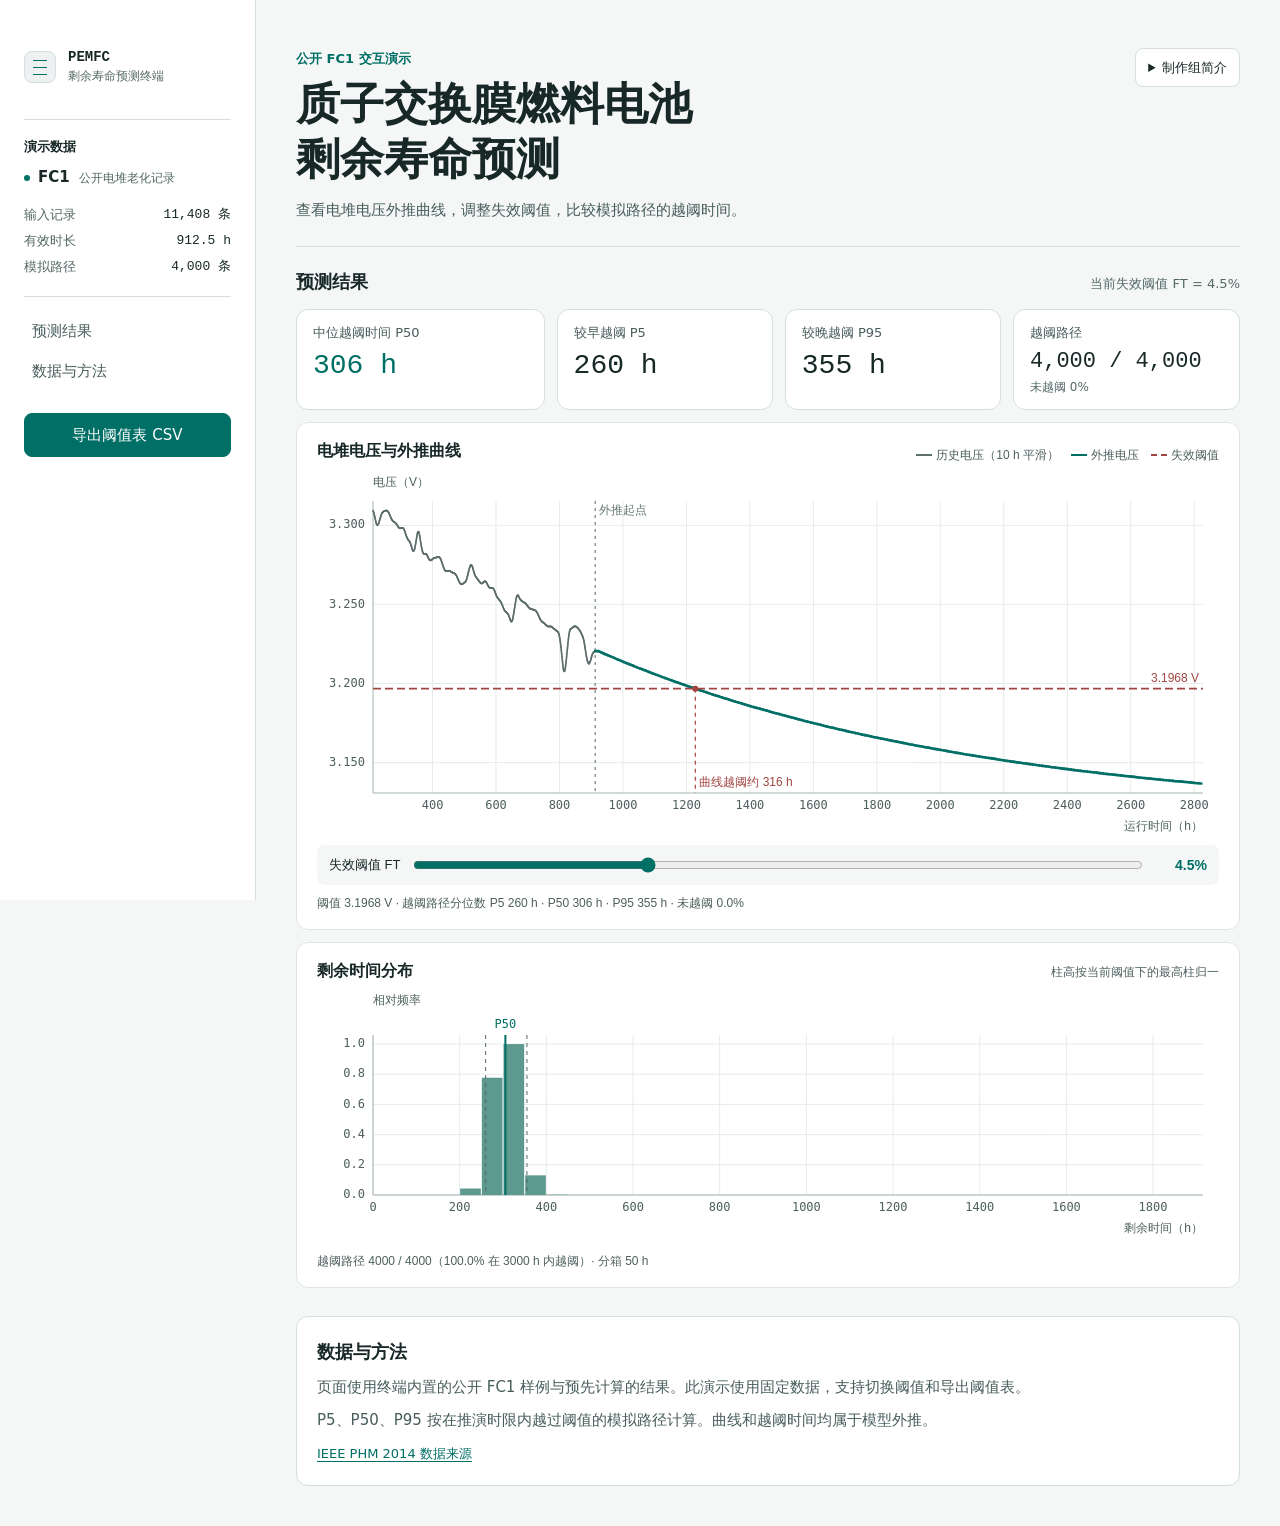
<file: demo/index.html>
<!doctype html>
<html lang="zh-CN">
<head>
  <meta charset="utf-8">
  <meta name="viewport" content="width=device-width, initial-scale=1">
  <meta name="color-scheme" content="light">
  <meta name="description" content="PEMFC 剩余寿命预测终端的公开 FC1 交互演示。">
  <title>PEMFC 剩余寿命预测终端 · FC1 演示</title>
  <link rel="stylesheet" href="styles.css">
  <script src="app.js"></script>
</head>
<body>
  <a class="skip-link" href="#main">跳到主要内容</a>
  <aside class="sidebar">
    <div class="brand">
      <span class="brand-mark" aria-hidden="true"></span>
      <span><strong>PEMFC</strong><small>剩余寿命预测终端</small></span>
    </div>

    <section class="dataset" aria-labelledby="dataset-title">
      <h2 id="dataset-title">演示数据</h2>
      <div class="dataset-name">
        <span class="dataset-dot" aria-hidden="true"></span>
        <span>FC1 <small>公开电堆老化记录</small></span>
      </div>
      <dl>
        <div><dt>输入记录</dt><dd id="record-count">—</dd></div>
        <div><dt>有效时长</dt><dd id="record-duration">—</dd></div>
        <div><dt>模拟路径</dt><dd id="path-count">—</dd></div>
      </dl>
    </section>

    <nav class="navigation" aria-label="演示导航">
      <a href="#results">预测结果</a>
      <a href="#data-notes">数据与方法</a>
    </nav>

    <button id="export" class="button" type="button" disabled>导出阈值表 CSV</button>
    <p id="export-status" class="sr-only" role="status"></p>
  </aside>

  <main id="main" class="workspace">
    <header class="page-header">
      <div>
        <p class="eyebrow">公开 FC1 交互演示</p>
        <h1>质子交换膜燃料电池<br>剩余寿命预测</h1>
        <p class="intro">查看电堆电压外推曲线，调整失效阈值，比较模拟路径的越阈时间。</p>
      </div>
      <details class="team">
        <summary>制作组简介</summary>
        <p>毛炯、黄胤淦、蒋帅、朱其言</p>
      </details>
    </header>

    <section id="results" aria-labelledby="results-title">
      <div class="section-heading">
        <h2 id="results-title">预测结果</h2>
        <p id="active-threshold">正在读取失效阈值</p>
      </div>
      <dl class="metrics">
        <div class="metric metric-main"><dt>中位越阈时间 P50</dt><dd id="p50">—</dd></div>
        <div class="metric"><dt>较早越阈 P5</dt><dd id="p5">—</dd></div>
        <div class="metric"><dt>较晚越阈 P95</dt><dd id="p95">—</dd></div>
        <div class="metric metric-context"><dt>越阈路径</dt><dd id="crossed">—</dd><span id="censor-rate"></span></div>
      </dl>
      <p id="load-error" class="load-error" hidden>暂时无法读取演示结果。请刷新页面重试。</p>
      <iframe id="charts" src="chart.html" title="FC1 电压曲线、失效阈值滑条与越阈时间分布" height="884"></iframe>
    </section>

    <section id="data-notes" class="data-notes" aria-labelledby="notes-title">
      <h2 id="notes-title">数据与方法</h2>
      <p>页面使用终端内置的公开 FC1 样例与预先计算的结果。此演示使用固定数据，支持切换阈值和导出阈值表。</p>
      <p>P5、P50、P95 按在推演时限内越过阈值的模拟路径计算。曲线和越阈时间均属于模型外推。</p>
      <a href="https://repository.lboro.ac.uk/articles/dataset/IEEE_2014_Data_Challenge_Data/3518141" target="_blank" rel="noopener noreferrer">IEEE PHM 2014 数据来源</a>
    </section>
  </main>
</body>
</html>
</file>
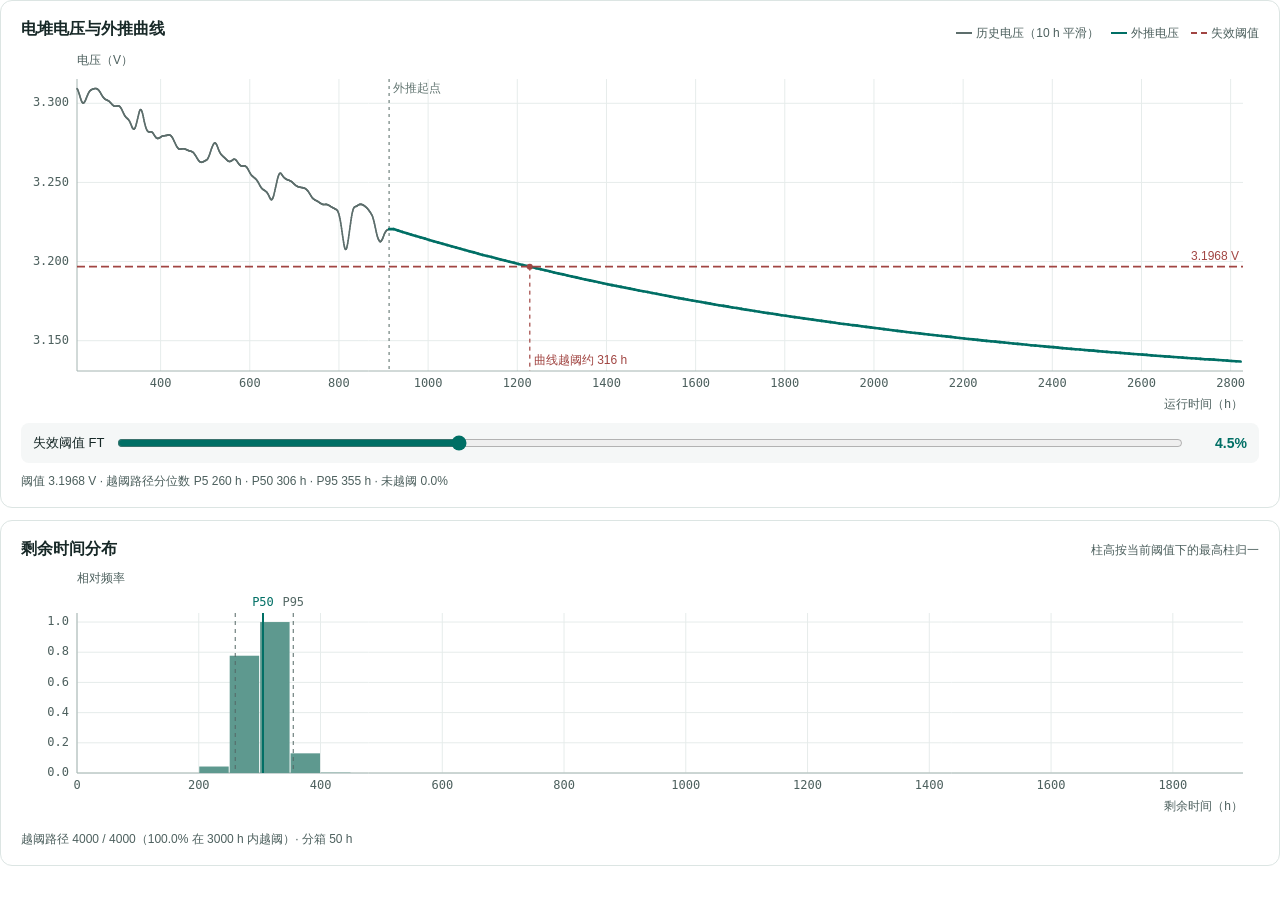
<file: demo/chart.html>
<!DOCTYPE html>
<html lang="zh-CN" translate="no" class="notranslate"><head><meta charset="utf-8">
<meta name="viewport" content="width=device-width, initial-scale=1">
<meta name="google" content="notranslate"><meta name="microsoft" content="notranslate">
<style>
  * { box-sizing: border-box; }
  body { margin: 0; background: transparent; color: #172827;
         font-family: "IBM Plex Sans", "Microsoft YaHei", "PingFang SC", "Noto Sans CJK SC", sans-serif;
         font-variant-numeric: tabular-nums; }
  #wrap { width: 100%; display: grid; gap: 12px; }
  .card { position: relative; background: #ffffff; border: 1px solid #dce5e3;
          min-width: 0; border-radius: 12px; padding: 16px 20px; }
  .chart-head { display: flex; flex-wrap: wrap; align-items: baseline;
                justify-content: space-between; column-gap: 16px; row-gap: 4px; margin-bottom: 8px; }
  .hdr { font-size: 16px; line-height: 24px; font-weight: 600; margin: 0; }
  .legend { display: flex; flex-wrap: wrap; gap: 4px 12px;
            color: #4d605e; font-size: 12px; line-height: 20px; }
  .legend span { display: inline-flex; align-items: center; gap: 4px; }
  .legend span::before { content: ""; width: 16px; border-top: 2px solid #5d6e6c; }
  .legend .forecast::before { border-color: #006f65; }
  .legend .threshold::before { border-top-style: dashed; border-color: #a14542; }
  .cvbox { position: relative; }
  .ctl { display: grid; grid-template-columns: auto minmax(0, 1fr) 52px;
         align-items: center; gap: 12px; padding: 4px 12px; margin-top: 4px;
         background: #f5f7f7; border-radius: 8px; }
  .ctl input[type=range] { width: 100%; min-width: 0; margin: 0; accent-color: #006f65; height: 32px; }
  .ctl input[type=range]:focus-visible { outline: 2px solid #006f65; outline-offset: 2px; border-radius: 4px; }
  .ctl .val { font-size: 14px; font-weight: 600; color: #006f65; text-align: right; }
  .ctl .lab { font-size: 13px; color: #172827; white-space: nowrap; }
  .stat { font-size: 12px; line-height: 20px; color: #4d605e; margin: 8px 0 0; }
  canvas { display: block; width: 100%; }
  .ovl { position: absolute; top: 8px; right: 8px; display: none; padding: 4px 8px;
         background: #ffffff; border: 1px solid #dce5e3; border-radius: 4px;
         color: #4d605e; font-size: 12px; line-height: 20px; pointer-events: none; }
  .ovl.on { display: block; }
  /* 整块画布的总闸门：预测结束后先内部自检快速拖动，自检通过才允许用户接管 */
  #gate { position: fixed; inset: 0; z-index: 60; display: none; align-items: center;
          justify-content: center; flex-direction: column; gap: 12px; padding: 0 20px;
          background: #f5f7f7; color: #172827; font-size: 14px; line-height: 20px; text-align: center; }
  #gate.on { display: flex; }
  #gate .ring { width: 24px; height: 24px; border-radius: 50%;
                border: 2px solid #dce5e3; border-top-color: #006f65;
                animation: __spin .85s linear infinite; }
  /* 一旦进入加载/保护状态：整块画布切断人机交互（哪怕用户正按着滑条也要强制中断） */
  body.locked #c1, body.locked #c2 { pointer-events: none; }
  body.locked #rng { pointer-events: none; }
  body.locked .hdr, body.locked .stat { opacity: .72; }
  @keyframes __spin { to { transform: rotate(360deg); } }
  @media (prefers-reduced-motion: reduce) { #gate .ring { animation: none; } }
  @media (max-width: 540px) {
    .card { padding: 12px; }
    .ctl { grid-template-columns: auto minmax(0, 1fr) 44px; gap: 8px; padding-inline: 8px; }
    .ctl input[type=range] { height: 36px; }
  }
</style></head>
<body><div id="wrap">
  <div class="card" id="c1">
    <div class="chart-head">
      <h2 class="hdr" id="voltage-heading">电堆电压与外推曲线</h2>
      <div class="legend">
        <span>历史电压（10 h 平滑）</span><span class="forecast">外推电压</span>
        <span class="threshold">失效阈值</span>
      </div>
    </div>
    <div class="cvbox">
      <canvas id="cv" role="img" aria-labelledby="voltage-heading" aria-describedby="stat"></canvas>
      <div class="ovl" id="povl">正在更新曲线</div>
    </div>
    <div class="ctl">
      <label class="lab" for="rng">失效阈值 FT</label>
      <input id="rng" type="range" min="0" max="1" step="1" value="0" aria-describedby="stat">
      <span class="val" id="ftv" aria-hidden="true">--</span>
    </div>
    <p class="stat" id="stat">正在读取阈值</p>
  </div>
  <div class="card" id="c2">
    <div class="chart-head">
      <h2 class="hdr" id="distribution-heading">剩余时间分布</h2>
      <span class="legend">柱高按当前阈值下的最高柱归一</span>
    </div>
    <div class="cvbox">
      <canvas id="ch" role="img" aria-labelledby="distribution-heading" aria-describedby="tip"></canvas>
      <div class="ovl" id="hovl">正在更新分布</div>
    </div>
    <p class="stat" id="tip">&nbsp;</p>
  </div>
  <div id="gate" role="status">
    <div class="ring" aria-hidden="true"></div>
    <div id="gatemsg">正在准备图表</div>
  </div>
</div>
<script>
var DATA = {"t0":912.46,"u_eq":3.3474006448586344,"n_paths":4000,"x_lo":212.46000000000004,"x_hi":2827.7221479910413,"y_lo":3.1308387142875582,"y_hi":3.315342727051416,"hist_segs":[[[212.47,3.3093],[213.39,3.3089]],[[213.39,3.3089],[214.31,3.3084]],[[214.31,3.3084],[215.23,3.3077]],[[215.23,3.3077],[216.15,3.307]],[[216.15,3.307],[217.07,3.3062]],[[217.07,3.3062],[217.99,3.3054]],[[217.99,3.3054],[218.91,3.3046]],[[218.91,3.3046],[219.83,3.3037]],[[219.83,3.3037],[220.75,3.3029]],[[220.75,3.3029],[221.67,3.3021]],[[221.67,3.3021],[222.59,3.3014]],[[222.59,3.3014],[223.51,3.3009]],[[223.51,3.3009],[224.43,3.3005]],[[224.43,3.3005],[225.35,3.3003]],[[225.35,3.3003],[226.27,3.3002]],[[226.27,3.3002],[227.19,3.3002]],[[227.19,3.3002],[228.11,3.3004]],[[228.11,3.3004],[229.03,3.3007]],[[229.03,3.3007],[229.95,3.3011]],[[229.95,3.3011],[230.87,3.3016]],[[230.87,3.3016],[231.79,3.3021]],[[231.79,3.3021],[232.71,3.3028]],[[232.71,3.3028],[233.63,3.3034]],[[233.63,3.3034],[234.55,3.3041]],[[234.55,3.3041],[235.47,3.3047]],[[235.47,3.3047],[236.39,3.3053]],[[236.39,3.3053],[237.31,3.3059]],[[237.31,3.3059],[238.23,3.3064]],[[238.23,3.3064],[239.15,3.3069]],[[239.15,3.3069],[240.07,3.3073]],[[240.07,3.3073],[240.99,3.3077]],[[240.99,3.3077],[241.91,3.308]],[[241.91,3.308],[242.83,3.3082]],[[242.83,3.3082],[243.75,3.3084]],[[243.75,3.3084],[244.67,3.3085]],[[244.67,3.3085],[245.59,3.3087]],[[245.59,3.3087],[246.51,3.3088]],[[246.51,3.3088],[247.43,3.3089]],[[247.43,3.3089],[248.35,3.309]],[[248.35,3.309],[249.27,3.3091]],[[249.27,3.3091],[250.19,3.3092]],[[250.19,3.3092],[251.11,3.3092]],[[251.11,3.3092],[252.03,3.3093]],[[252.03,3.3093],[252.95,3.3093]],[[252.95,3.3093],[253.87,3.3093]],[[253.87,3.3093],[254.79,3.3093]],[[254.79,3.3093],[255.71,3.3093]],[[255.71,3.3093],[256.63,3.3092]],[[256.63,3.3092],[257.55,3.3091]],[[257.55,3.3091],[258.47,3.309]],[[258.47,3.309],[259.39,3.3087]],[[259.39,3.3087],[260.31,3.3085]],[[260.31,3.3085],[261.23,3.3082]],[[261.23,3.3082],[262.15,3.3079]],[[262.15,3.3079],[263.07,3.3075]],[[263.07,3.3075],[263.99,3.3071]],[[263.99,3.3071],[264.91,3.3067]],[[264.91,3.3067],[265.83,3.3062]],[[265.83,3.3062],[266.75,3.3058]],[[266.75,3.3058],[267.67,3.3053]],[[267.67,3.3053],[268.59,3.3049]],[[268.59,3.3049],[269.51,3.3045]],[[269.51,3.3045],[270.43,3.3041]],[[270.43,3.3041],[271.35,3.3038]],[[271.35,3.3038],[272.27,3.3034]],[[272.27,3.3034],[273.19,3.3032]],[[273.19,3.3032],[274.11,3.3029]],[[274.11,3.3029],[275.03,3.3027]],[[275.03,3.3027],[275.95,3.3025]],[[275.95,3.3025],[276.87,3.3024]],[[276.87,3.3024],[277.79,3.3023]],[[277.79,3.3023],[278.71,3.3022]],[[278.71,3.3022],[279.63,3.302]],[[279.63,3.302],[280.55,3.3019]],[[280.55,3.3019],[281.47,3.3018]],[[281.47,3.3018],[282.39,3.3016]],[[282.39,3.3016],[283.31,3.3015]],[[283.31,3.3015],[284.23,3.3013]],[[284.23,3.3013],[285.15,3.3011]],[[285.15,3.3011],[286.07,3.3008]],[[286.07,3.3008],[286.99,3.3005]],[[286.99,3.3005],[287.91,3.3003]],[[287.91,3.3003],[288.83,3.3]],[[288.83,3.3],[289.75,3.2997]],[[289.75,3.2997],[290.67,3.2994]],[[290.67,3.2994],[291.59,3.2991]],[[291.59,3.2991],[292.51,3.2989]],[[292.51,3.2989],[293.43,3.2987]],[[293.43,3.2987],[294.35,3.2985]],[[294.35,3.2985],[295.27,3.2983]],[[295.27,3.2983],[296.19,3.2982]],[[296.19,3.2982],[297.11,3.2981]],[[297.11,3.2981],[298.03,3.2981]],[[298.03,3.2981],[298.95,3.2981]],[[298.95,3.2981],[299.87,3.2981]],[[299.87,3.2981],[300.79,3.2982]],[[300.79,3.2982],[301.71,3.2982]],[[301.71,3.2982],[302.63,3.2983]],[[302.63,3.2983],[303.55,3.2984]],[[303.55,3.2984],[304.47,3.2984]],[[304.47,3.2984],[305.39,3.2984]],[[305.39,3.2984],[306.31,3.2983]],[[306.31,3.2983],[307.23,3.2982]],[[307.23,3.2982],[308.15,3.298]],[[308.15,3.298],[309.07,3.2978]],[[309.07,3.2978],[309.99,3.2974]],[[309.99,3.2974],[310.91,3.297]],[[310.91,3.297],[311.83,3.2966]],[[311.83,3.2966],[312.75,3.2961]],[[312.75,3.2961],[313.67,3.2956]],[[313.67,3.2956],[314.59,3.295]],[[314.59,3.295],[315.51,3.2945]],[[315.51,3.2945],[316.43,3.2939]],[[316.43,3.2939],[317.35,3.2934]],[[317.35,3.2934],[318.27,3.2929]],[[318.27,3.2929],[319.19,3.2924]],[[319.19,3.2924],[320.11,3.292]],[[320.11,3.292],[321.03,3.2916]],[[321.03,3.2916],[321.95,3.2913]],[[321.95,3.2913],[322.87,3.291]],[[322.87,3.291],[323.79,3.2908]],[[323.79,3.2908],[324.71,3.2905]],[[324.71,3.2905],[325.63,3.2903]],[[325.63,3.2903],[326.55,3.29]],[[326.55,3.29],[327.47,3.2898]],[[327.47,3.2898],[328.39,3.2894]],[[328.39,3.2894],[329.31,3.2891]],[[329.31,3.2891],[330.23,3.2887]],[[330.23,3.2887],[331.15,3.2882]],[[331.15,3.2882],[332.07,3.2876]],[[332.07,3.2876],[332.99,3.287]],[[332.99,3.287],[333.91,3.2864]],[[333.91,3.2864],[334.83,3.2857]],[[334.83,3.2857],[335.75,3.2851]],[[335.75,3.2851],[336.67,3.2845]],[[336.67,3.2845],[337.59,3.2842]],[[337.59,3.2842],[338.51,3.2839]],[[338.51,3.2839],[339.43,3.2837]],[[339.43,3.2837],[340.35,3.2837]],[[340.35,3.2837],[341.27,3.2839]],[[341.27,3.2839],[342.19,3.2842]],[[342.19,3.2842],[343.11,3.2847]],[[343.11,3.2847],[344.03,3.2854]],[[344.03,3.2854],[344.95,3.2863]],[[344.95,3.2863],[345.87,3.2873]],[[345.87,3.2873],[346.79,3.2883]],[[346.79,3.2883],[347.71,3.2894]],[[347.71,3.2894],[348.63,3.2905]],[[348.63,3.2905],[349.55,3.2916]],[[349.55,3.2916],[350.47,3.2927]],[[350.47,3.2927],[351.39,3.2937]],[[351.39,3.2937],[352.31,3.2947]],[[352.31,3.2947],[353.23,3.2954]],[[353.23,3.2954],[354.15,3.2958]],[[354.15,3.2958],[355.07,3.296]],[[355.07,3.296],[355.99,3.2959]],[[355.99,3.2959],[356.91,3.2956]],[[356.91,3.2956],[357.83,3.295]],[[357.83,3.295],[358.75,3.2943]],[[358.75,3.2943],[359.67,3.2933]],[[359.67,3.2933],[360.59,3.2922]],[[360.59,3.2922],[361.51,3.291]],[[361.51,3.291],[362.43,3.2897]],[[362.43,3.2897],[363.35,3.2885]],[[363.35,3.2885],[364.27,3.2874]],[[364.27,3.2874],[365.19,3.2864]],[[365.19,3.2864],[366.11,3.2854]],[[366.11,3.2854],[367.03,3.2846]],[[367.03,3.2846],[367.95,3.2839]],[[367.95,3.2839],[368.87,3.2833]],[[368.87,3.2833],[369.79,3.2828]],[[369.79,3.2828],[370.71,3.2824]],[[370.71,3.2824],[371.63,3.2822]],[[371.63,3.2822],[372.55,3.282]],[[372.55,3.282],[373.47,3.282]],[[373.47,3.282],[374.39,3.2819]],[[374.39,3.2819],[375.31,3.2819]],[[375.31,3.2819],[376.23,3.282]],[[376.23,3.282],[377.15,3.282]],[[377.15,3.282],[378.07,3.282]],[[378.07,3.282],[378.99,3.282]],[[378.99,3.282],[379.91,3.2819]],[[379.91,3.2819],[380.83,3.2817]],[[380.83,3.2817],[381.75,3.2815]],[[381.75,3.2815],[382.67,3.2812]],[[382.67,3.2812],[383.59,3.2808]],[[383.59,3.2808],[384.51,3.2804]],[[384.51,3.2804],[385.43,3.28]],[[385.43,3.28],[386.35,3.2796]],[[386.35,3.2796],[387.27,3.2792]],[[387.27,3.2792],[388.19,3.2789]],[[388.19,3.2789],[389.11,3.2785]],[[389.11,3.2785],[390.03,3.2783]],[[390.03,3.2783],[390.95,3.278]],[[390.95,3.278],[391.87,3.2779]],[[391.87,3.2779],[392.79,3.2778]],[[392.79,3.2778],[393.71,3.2778]],[[393.71,3.2778],[394.63,3.2778]],[[394.63,3.2778],[395.55,3.2779]],[[395.55,3.2779],[396.47,3.278]],[[396.47,3.278],[397.39,3.2781]],[[397.39,3.2781],[398.31,3.2783]],[[398.31,3.2783],[399.23,3.2785]],[[399.23,3.2785],[400.15,3.2787]],[[400.15,3.2787],[401.07,3.2788]],[[401.07,3.2788],[401.99,3.279]],[[401.99,3.279],[402.91,3.2791]],[[402.91,3.2791],[403.83,3.2792]],[[403.83,3.2792],[404.75,3.2793]],[[404.75,3.2793],[405.67,3.2794]],[[405.67,3.2794],[406.59,3.2795]],[[406.59,3.2795],[407.51,3.2795]],[[407.51,3.2795],[408.43,3.2795]],[[408.43,3.2795],[409.35,3.2795]],[[409.35,3.2795],[410.27,3.2796]],[[410.27,3.2796],[411.19,3.2796]],[[411.19,3.2796],[412.11,3.2796]],[[412.11,3.2796],[413.03,3.2797]],[[413.03,3.2797],[413.95,3.2797]],[[413.95,3.2797],[414.87,3.2798]],[[414.87,3.2798],[415.79,3.2799]],[[415.79,3.2799],[416.71,3.2799]],[[416.71,3.2799],[417.63,3.28]],[[417.63,3.28],[418.55,3.28]],[[418.55,3.28],[419.47,3.28]],[[419.47,3.28],[420.39,3.2799]],[[420.39,3.2799],[421.31,3.2798]],[[421.31,3.2798],[422.23,3.2797]],[[422.23,3.2797],[423.15,3.2795]],[[423.15,3.2795],[424.07,3.2792]],[[424.07,3.2792],[424.99,3.2789]],[[424.99,3.2789],[425.91,3.2785]],[[425.91,3.2785],[426.83,3.2781]],[[426.83,3.2781],[427.75,3.2776]],[[427.75,3.2776],[428.67,3.2771]],[[428.67,3.2771],[429.59,3.2765]],[[429.59,3.2765],[430.51,3.276]],[[430.51,3.276],[431.43,3.2754]],[[431.43,3.2754],[432.35,3.2749]],[[432.35,3.2749],[433.27,3.2743]],[[433.27,3.2743],[434.19,3.2738]],[[434.19,3.2738],[435.11,3.2733]],[[435.11,3.2733],[436.03,3.2728]],[[436.03,3.2728],[436.95,3.2724]],[[436.95,3.2724],[437.87,3.272]],[[437.87,3.272],[438.79,3.2717]],[[438.79,3.2717],[439.71,3.2714]],[[439.71,3.2714],[440.63,3.2712]],[[440.63,3.2712],[441.55,3.2711]],[[441.55,3.2711],[442.47,3.271]],[[442.47,3.271],[443.39,3.271]],[[443.39,3.271],[444.31,3.271]],[[444.31,3.271],[445.23,3.2711]],[[445.23,3.2711],[446.15,3.2711]],[[446.15,3.2711],[447.07,3.2712]],[[447.07,3.2712],[447.99,3.2712]],[[447.99,3.2712],[448.91,3.2713]],[[448.91,3.2713],[449.83,3.2713]],[[449.83,3.2713],[450.75,3.2713]],[[450.75,3.2713],[451.67,3.2713]],[[451.67,3.2713],[452.59,3.2713]],[[452.59,3.2713],[453.51,3.2712]],[[453.51,3.2712],[454.43,3.2711]],[[454.43,3.2711],[455.35,3.271]],[[455.35,3.271],[456.27,3.2709]],[[456.27,3.2709],[457.19,3.2708]],[[457.19,3.2708],[458.11,3.2707]],[[458.11,3.2707],[459.03,3.2706]],[[459.03,3.2706],[459.95,3.2705]],[[459.95,3.2705],[460.87,3.2704]],[[460.87,3.2704],[461.79,3.2702]],[[461.79,3.2702],[462.71,3.2701]],[[462.71,3.2701],[463.63,3.27]],[[463.63,3.27],[464.55,3.27]],[[464.55,3.27],[465.47,3.2699]],[[465.47,3.2699],[466.39,3.2698]],[[466.39,3.2698],[467.31,3.2697]],[[467.31,3.2697],[468.23,3.2697]],[[468.23,3.2697],[469.15,3.2696]],[[469.15,3.2696],[470.07,3.2695]],[[470.07,3.2695],[470.99,3.2693]],[[470.99,3.2693],[471.91,3.2692]],[[471.91,3.2692],[472.83,3.269]],[[472.83,3.269],[473.75,3.2687]],[[473.75,3.2687],[474.67,3.2684]],[[474.67,3.2684],[475.59,3.2681]],[[475.59,3.2681],[476.51,3.2677]],[[476.51,3.2677],[477.43,3.2673]],[[477.43,3.2673],[478.35,3.2669]],[[478.35,3.2669],[479.27,3.2665]],[[479.27,3.2665],[480.19,3.2661]],[[480.19,3.2661],[481.11,3.2656]],[[481.11,3.2656],[482.03,3.2652]],[[482.03,3.2652],[482.95,3.2648]],[[482.95,3.2648],[483.87,3.2644]],[[483.87,3.2644],[484.79,3.264]],[[484.79,3.264],[485.71,3.2637]],[[485.71,3.2637],[486.63,3.2634]],[[486.63,3.2634],[487.55,3.2632]],[[487.55,3.2632],[488.47,3.263]],[[488.47,3.263],[489.39,3.2629]],[[489.39,3.2629],[490.31,3.2628]],[[490.31,3.2628],[491.23,3.2627]],[[491.23,3.2627],[492.15,3.2627]],[[492.15,3.2627],[493.07,3.2628]],[[493.07,3.2628],[493.99,3.2629]],[[493.99,3.2629],[494.91,3.263]],[[494.91,3.263],[495.83,3.2631]],[[495.83,3.2631],[496.75,3.2632]],[[496.75,3.2632],[497.67,3.2634]],[[497.67,3.2634],[498.59,3.2635]],[[498.59,3.2635],[499.51,3.2637]],[[499.51,3.2637],[500.43,3.2638]],[[500.43,3.2638],[501.35,3.2639]],[[501.35,3.2639],[502.27,3.264]],[[502.27,3.264],[503.19,3.2642]],[[503.19,3.2642],[504.11,3.2644]],[[504.11,3.2644],[505.03,3.2647]],[[505.03,3.2647],[505.95,3.2651]],[[505.95,3.2651],[506.87,3.2656]],[[506.87,3.2656],[507.79,3.2662]],[[507.79,3.2662],[508.71,3.2668]],[[508.71,3.2668],[509.63,3.2675]],[[509.63,3.2675],[510.55,3.2682]],[[510.55,3.2682],[511.47,3.269]],[[511.47,3.269],[512.39,3.2698]],[[512.39,3.2698],[513.31,3.2706]],[[513.31,3.2706],[514.23,3.2714]],[[514.23,3.2714],[515.15,3.272]],[[515.15,3.272],[516.07,3.2727]],[[516.07,3.2727],[516.99,3.2733]],[[516.99,3.2733],[517.91,3.2738]],[[517.91,3.2738],[518.83,3.2743]],[[518.83,3.2743],[519.75,3.2746]],[[519.75,3.2746],[520.67,3.2749]],[[520.67,3.2749],[521.59,3.2749]],[[521.59,3.2749],[522.51,3.2749]],[[522.51,3.2749],[523.43,3.2747]],[[523.43,3.2747],[524.35,3.2744]],[[524.35,3.2744],[525.27,3.274]],[[525.27,3.274],[526.19,3.2735]],[[526.19,3.2735],[527.11,3.2729]],[[527.11,3.2729],[528.03,3.2722]],[[528.03,3.2722],[528.95,3.2715]],[[528.95,3.2715],[529.87,3.2708]],[[529.87,3.2708],[530.79,3.2702]],[[530.79,3.2702],[531.71,3.2696]],[[531.71,3.2696],[532.63,3.2691]],[[532.63,3.2691],[533.55,3.2686]],[[533.55,3.2686],[534.47,3.2682]],[[534.47,3.2682],[535.39,3.2678]],[[535.39,3.2678],[536.31,3.2675]],[[536.31,3.2675],[537.23,3.2672]],[[537.23,3.2672],[538.15,3.267]],[[538.15,3.267],[539.07,3.2667]],[[539.07,3.2667],[539.99,3.2665]],[[539.99,3.2665],[540.91,3.2662]],[[540.91,3.2662],[541.83,3.266]],[[541.83,3.266],[542.75,3.2658]],[[542.75,3.2658],[543.67,3.2655]],[[543.67,3.2655],[544.59,3.2653]],[[544.59,3.2653],[545.51,3.265]],[[545.51,3.265],[546.43,3.2648]],[[546.43,3.2648],[547.35,3.2645]],[[547.35,3.2645],[548.27,3.2643]],[[548.27,3.2643],[549.19,3.264]],[[549.19,3.264],[550.11,3.2638]],[[550.11,3.2638],[551.03,3.2636]],[[551.03,3.2636],[551.95,3.2634]],[[551.95,3.2634],[552.87,3.2633]],[[552.87,3.2633],[553.79,3.2632]],[[553.79,3.2632],[554.71,3.2632]],[[554.71,3.2632],[555.63,3.2632]],[[555.63,3.2632],[556.55,3.2633]],[[556.55,3.2633],[557.47,3.2634]],[[557.47,3.2634],[558.39,3.2636]],[[558.39,3.2636],[559.31,3.2637]],[[559.31,3.2637],[560.23,3.2639]],[[560.23,3.2639],[561.15,3.2641]],[[561.15,3.2641],[562.07,3.2643]],[[562.07,3.2643],[562.99,3.2645]],[[562.99,3.2645],[563.91,3.2646]],[[563.91,3.2646],[564.83,3.2646]],[[564.83,3.2646],[565.75,3.2646]],[[565.75,3.2646],[566.67,3.2646]],[[566.67,3.2646],[567.59,3.2644]],[[567.59,3.2644],[568.51,3.2642]],[[568.51,3.2642],[569.43,3.264]],[[569.43,3.264],[570.35,3.2637]],[[570.35,3.2637],[571.27,3.2633]],[[571.27,3.2633],[572.19,3.263]],[[572.19,3.263],[573.11,3.2626]],[[573.11,3.2626],[574.03,3.2622]],[[574.03,3.2622],[574.95,3.2619]],[[574.95,3.2619],[575.87,3.2615]],[[575.87,3.2615],[576.79,3.2612]],[[576.79,3.2612],[577.71,3.261]],[[577.71,3.261],[578.63,3.2608]],[[578.63,3.2608],[579.55,3.2606]],[[579.55,3.2606],[580.47,3.2605]],[[580.47,3.2605],[581.39,3.2604]],[[581.39,3.2604],[582.31,3.2604]],[[582.31,3.2604],[583.23,3.2604]],[[583.23,3.2604],[584.15,3.2604]],[[584.15,3.2604],[585.07,3.2604]],[[585.07,3.2604],[585.99,3.2604]],[[585.99,3.2604],[586.91,3.2604]],[[586.91,3.2604],[587.83,3.2604]],[[587.83,3.2604],[588.75,3.2604]],[[588.75,3.2604],[589.67,3.2603]],[[589.67,3.2603],[590.59,3.2602]],[[590.59,3.2602],[591.51,3.26]],[[591.51,3.26],[592.43,3.2598]],[[592.43,3.2598],[593.35,3.2595]],[[593.35,3.2595],[594.27,3.2592]],[[594.27,3.2592],[595.19,3.2587]],[[595.19,3.2587],[596.11,3.2583]],[[596.11,3.2583],[597.03,3.2578]],[[597.03,3.2578],[597.95,3.2573]],[[597.95,3.2573],[598.87,3.2568]],[[598.87,3.2568],[599.79,3.2563]],[[599.79,3.2563],[600.71,3.2559]],[[600.71,3.2559],[601.63,3.2554]],[[601.63,3.2554],[602.55,3.255]],[[602.55,3.255],[603.47,3.2547]],[[603.47,3.2547],[604.39,3.2544]],[[604.39,3.2544],[605.31,3.2541]],[[605.31,3.2541],[606.23,3.2539]],[[606.23,3.2539],[607.15,3.2537]],[[607.15,3.2537],[608.07,3.2534]],[[608.07,3.2534],[608.99,3.2532]],[[608.99,3.2532],[609.91,3.253]],[[609.91,3.253],[610.83,3.2528]],[[610.83,3.2528],[611.75,3.2526]],[[611.75,3.2526],[612.67,3.2523]],[[612.67,3.2523],[613.59,3.2521]],[[613.59,3.2521],[614.51,3.2518]],[[614.51,3.2518],[615.43,3.2515]],[[615.43,3.2515],[616.35,3.2511]],[[616.35,3.2511],[617.27,3.2508]],[[617.27,3.2508],[618.19,3.2504]],[[618.19,3.2504],[619.11,3.2499]],[[619.11,3.2499],[620.03,3.2495]],[[620.03,3.2495],[620.95,3.249]],[[620.95,3.249],[621.87,3.2485]],[[621.87,3.2485],[622.79,3.248]],[[622.79,3.248],[623.71,3.2476]],[[623.71,3.2476],[624.63,3.2471]],[[624.63,3.2471],[625.55,3.2468]],[[625.55,3.2468],[626.47,3.2464]],[[626.47,3.2464],[627.39,3.2461]],[[627.39,3.2461],[628.31,3.2459]],[[628.31,3.2459],[629.23,3.2456]],[[629.23,3.2456],[630.15,3.2455]],[[630.15,3.2455],[631.07,3.2453]],[[631.07,3.2453],[631.99,3.2451]],[[631.99,3.2451],[632.91,3.245]],[[632.91,3.245],[633.83,3.2448]],[[633.83,3.2448],[634.75,3.2446]],[[634.75,3.2446],[635.67,3.2444]],[[635.67,3.2444],[636.59,3.2442]],[[636.59,3.2442],[637.51,3.244]],[[637.51,3.244],[638.43,3.2437]],[[638.43,3.2437],[639.35,3.2433]],[[639.35,3.2433],[640.27,3.2429]],[[640.27,3.2429],[641.19,3.2425]],[[641.19,3.2425],[642.11,3.242]],[[642.11,3.242],[643.03,3.2415]],[[643.03,3.2415],[643.95,3.2409]],[[643.95,3.2409],[644.87,3.2404]],[[644.87,3.2404],[645.79,3.2398]],[[645.79,3.2398],[646.71,3.2394]],[[646.71,3.2394],[647.63,3.2392]],[[647.63,3.2392],[648.55,3.2391]],[[648.55,3.2391],[649.47,3.2392]],[[649.47,3.2392],[650.39,3.2394]],[[650.39,3.2394],[651.31,3.2399]],[[651.31,3.2399],[652.23,3.2405]],[[652.23,3.2405],[653.15,3.2412]],[[653.15,3.2412],[654.07,3.2421]],[[654.07,3.2421],[654.99,3.2432]],[[654.99,3.2432],[655.91,3.2443]],[[655.91,3.2443],[656.83,3.2455]],[[656.83,3.2455],[657.75,3.2467]],[[657.75,3.2467],[658.67,3.2478]],[[658.67,3.2478],[659.59,3.249]],[[659.59,3.249],[660.51,3.2501]],[[660.51,3.2501],[661.43,3.2513]],[[661.43,3.2513],[662.35,3.2524]],[[662.35,3.2524],[663.27,3.2533]],[[663.27,3.2533],[664.19,3.2541]],[[664.19,3.2541],[665.11,3.2548]],[[665.11,3.2548],[666.03,3.2553]],[[666.03,3.2553],[666.95,3.2556]],[[666.95,3.2556],[667.87,3.2558]],[[667.87,3.2558],[668.79,3.2558]],[[668.79,3.2558],[669.71,3.2557]],[[669.71,3.2557],[670.63,3.2555]],[[670.63,3.2555],[671.55,3.2551]],[[671.55,3.2551],[672.47,3.2547]],[[672.47,3.2547],[673.39,3.2543]],[[673.39,3.2543],[674.31,3.2539]],[[674.31,3.2539],[675.23,3.2536]],[[675.23,3.2536],[676.15,3.2533]],[[676.15,3.2533],[677.07,3.253]],[[677.07,3.253],[677.99,3.2528]],[[677.99,3.2528],[678.91,3.2526]],[[678.91,3.2526],[679.83,3.2524]],[[679.83,3.2524],[680.75,3.2522]],[[680.75,3.2522],[681.67,3.2521]],[[681.67,3.2521],[682.59,3.2519]],[[682.59,3.2519],[683.51,3.2518]],[[683.51,3.2518],[684.43,3.2517]],[[684.43,3.2517],[685.35,3.2516]],[[685.35,3.2516],[686.27,3.2515]],[[686.27,3.2515],[687.19,3.2514]],[[687.19,3.2514],[688.11,3.2513]],[[688.11,3.2513],[689.03,3.2512]],[[689.03,3.2512],[689.95,3.2511]],[[689.95,3.2511],[690.87,3.251]],[[690.87,3.251],[691.79,3.2508]],[[691.79,3.2508],[692.71,3.2507]],[[692.71,3.2507],[693.63,3.2505]],[[693.63,3.2505],[694.55,3.2503]],[[694.55,3.2503],[695.47,3.2501]],[[695.47,3.2501],[696.39,3.2498]],[[696.39,3.2498],[697.31,3.2496]],[[697.31,3.2496],[698.23,3.2493]],[[698.23,3.2493],[699.15,3.2491]],[[699.15,3.2491],[700.07,3.2489]],[[700.07,3.2489],[700.99,3.2486]],[[700.99,3.2486],[701.91,3.2484]],[[701.91,3.2484],[702.83,3.2482]],[[702.83,3.2482],[703.75,3.248]],[[703.75,3.248],[704.67,3.2478]],[[704.67,3.2478],[705.59,3.2477]],[[705.59,3.2477],[706.51,3.2475]],[[706.51,3.2475],[707.43,3.2474]],[[707.43,3.2474],[708.35,3.2473]],[[708.35,3.2473],[709.27,3.2472]],[[709.27,3.2472],[710.19,3.2471]],[[710.19,3.2471],[711.11,3.247]],[[711.11,3.247],[712.03,3.247]],[[712.03,3.247],[712.95,3.2469]],[[712.95,3.2469],[713.87,3.2469]],[[713.87,3.2469],[714.79,3.2468]],[[714.79,3.2468],[715.71,3.2468]],[[715.71,3.2468],[716.63,3.2468]],[[716.63,3.2468],[717.55,3.2467]],[[717.55,3.2467],[718.47,3.2467]],[[718.47,3.2467],[719.39,3.2466]],[[719.39,3.2466],[720.31,3.2465]],[[720.31,3.2465],[721.23,3.2465]],[[721.23,3.2465],[722.15,3.2464]],[[722.15,3.2464],[723.07,3.2463]],[[723.07,3.2463],[723.99,3.2462]],[[723.99,3.2462],[724.91,3.246]],[[724.91,3.246],[725.83,3.2458]],[[725.83,3.2458],[726.75,3.2456]],[[726.75,3.2456],[727.67,3.2454]],[[727.67,3.2454],[728.59,3.2451]],[[728.59,3.2451],[729.51,3.2448]],[[729.51,3.2448],[730.43,3.2445]],[[730.43,3.2445],[731.35,3.2442]],[[731.35,3.2442],[732.27,3.2438]],[[732.27,3.2438],[733.19,3.2434]],[[733.19,3.2434],[734.11,3.243]],[[734.11,3.243],[735.03,3.2425]],[[735.03,3.2425],[735.95,3.2421]],[[735.95,3.2421],[736.87,3.2417]],[[736.87,3.2417],[737.79,3.2413]],[[737.79,3.2413],[738.71,3.2409]],[[738.71,3.2409],[739.63,3.2405]],[[739.63,3.2405],[740.55,3.2402]],[[740.55,3.2402],[741.47,3.2399]],[[741.47,3.2399],[742.39,3.2397]],[[742.39,3.2397],[743.31,3.2394]],[[743.31,3.2394],[744.23,3.2393]],[[744.23,3.2393],[745.15,3.2391]],[[745.15,3.2391],[746.07,3.2389]],[[746.07,3.2389],[746.99,3.2388]],[[746.99,3.2388],[747.91,3.2387]],[[747.91,3.2387],[748.83,3.2385]],[[748.83,3.2385],[749.75,3.2384]],[[749.75,3.2384],[750.67,3.2383]],[[750.67,3.2383],[751.59,3.2381]],[[751.59,3.2381],[752.51,3.238]],[[752.51,3.238],[753.43,3.2378]],[[753.43,3.2378],[754.35,3.2376]],[[754.35,3.2376],[755.27,3.2375]],[[755.27,3.2375],[756.19,3.2373]],[[756.19,3.2373],[757.11,3.2371]],[[757.11,3.2371],[758.03,3.2369]],[[758.03,3.2369],[758.95,3.2368]],[[758.95,3.2368],[759.87,3.2366]],[[759.87,3.2366],[760.79,3.2365]],[[760.79,3.2365],[761.71,3.2363]],[[761.71,3.2363],[762.63,3.2362]],[[762.63,3.2362],[763.55,3.2361]],[[763.55,3.2361],[764.47,3.2361]],[[764.47,3.2361],[765.39,3.236]],[[765.39,3.236],[766.31,3.236]],[[766.31,3.236],[767.23,3.236]],[[767.23,3.236],[768.15,3.236]],[[768.15,3.236],[769.07,3.236]],[[769.07,3.236],[769.99,3.2361]],[[769.99,3.2361],[770.91,3.2361]],[[770.91,3.2361],[771.83,3.2361]],[[771.83,3.2361],[772.75,3.236]],[[772.75,3.236],[773.67,3.236]],[[773.67,3.236],[774.59,3.2359]],[[774.59,3.2359],[775.51,3.2358]],[[775.51,3.2358],[776.43,3.2357]],[[776.43,3.2357],[777.35,3.2355]],[[777.35,3.2355],[778.27,3.2354]],[[778.27,3.2354],[779.19,3.2352]],[[779.19,3.2352],[780.11,3.2351]],[[780.11,3.2351],[781.03,3.2349]],[[781.03,3.2349],[781.95,3.2347]],[[781.95,3.2347],[782.87,3.2346]],[[782.87,3.2346],[783.79,3.2344]],[[783.79,3.2344],[784.71,3.2343]],[[784.71,3.2343],[785.63,3.2341]],[[785.63,3.2341],[786.55,3.234]],[[786.55,3.234],[787.47,3.2338]],[[787.47,3.2338],[788.39,3.2337]],[[788.39,3.2337],[789.31,3.2336]],[[789.31,3.2336],[790.23,3.2334]],[[790.23,3.2334],[791.15,3.2333]],[[791.15,3.2333],[792.07,3.2332]],[[792.07,3.2332],[792.99,3.233]],[[792.99,3.233],[793.91,3.2329]],[[793.91,3.2329],[794.83,3.2327]],[[794.83,3.2327],[795.75,3.2325]],[[795.75,3.2325],[796.67,3.2321]],[[796.67,3.2321],[797.59,3.2317]],[[797.59,3.2317],[798.51,3.231]],[[798.51,3.231],[799.43,3.2303]],[[799.43,3.2303],[800.35,3.2294]],[[800.35,3.2294],[801.27,3.2283]],[[801.27,3.2283],[802.19,3.2271]],[[802.19,3.2271],[803.11,3.2258]],[[803.11,3.2258],[804.03,3.2243]],[[804.03,3.2243],[804.95,3.2227]],[[804.95,3.2227],[805.87,3.2209]],[[805.87,3.2209],[806.79,3.2191]],[[806.79,3.2191],[807.71,3.2173]],[[807.71,3.2173],[808.63,3.2155]],[[808.63,3.2155],[809.55,3.2138]],[[809.55,3.2138],[810.47,3.2121]],[[810.47,3.2121],[811.39,3.2106]],[[811.39,3.2106],[812.31,3.2093]],[[812.31,3.2093],[813.23,3.2084]],[[813.23,3.2084],[814.15,3.2079]],[[814.15,3.2079],[815.07,3.2077]],[[815.07,3.2077],[815.99,3.2078]],[[815.99,3.2078],[816.91,3.2083]],[[816.91,3.2083],[817.83,3.2091]],[[817.83,3.2091],[818.75,3.2102]],[[818.75,3.2102],[819.67,3.2116]],[[819.67,3.2116],[820.59,3.2132]],[[820.59,3.2132],[821.51,3.2149]],[[821.51,3.2149],[822.43,3.2168]],[[822.43,3.2168],[823.35,3.2187]],[[823.35,3.2187],[824.27,3.2206]],[[824.27,3.2206],[825.19,3.2224]],[[825.19,3.2224],[826.11,3.2243]],[[826.11,3.2243],[827.03,3.2261]],[[827.03,3.2261],[827.95,3.2278]],[[827.95,3.2278],[828.87,3.2293]],[[828.87,3.2293],[829.79,3.2306]],[[829.79,3.2306],[830.71,3.2317]],[[830.71,3.2317],[831.63,3.2327]],[[831.63,3.2327],[832.55,3.2334]],[[832.55,3.2334],[833.47,3.2339]],[[833.47,3.2339],[834.39,3.2343]],[[834.39,3.2343],[835.31,3.2346]],[[835.31,3.2346],[836.23,3.2347]],[[836.23,3.2347],[837.15,3.2348]],[[837.15,3.2348],[838.07,3.2348]],[[838.07,3.2348],[838.99,3.2349]],[[838.99,3.2349],[839.91,3.2351]],[[839.91,3.2351],[840.83,3.2352]],[[840.83,3.2352],[841.75,3.2354]],[[841.75,3.2354],[842.67,3.2356]],[[842.67,3.2356],[843.59,3.2357]],[[843.59,3.2357],[844.51,3.2359]],[[844.51,3.2359],[845.43,3.236]],[[845.43,3.236],[846.35,3.2361]],[[846.35,3.2361],[847.27,3.2361]],[[847.27,3.2361],[848.19,3.2361]],[[848.19,3.2361],[849.11,3.2362]],[[849.11,3.2362],[850.03,3.2361]],[[850.03,3.2361],[850.95,3.2361]],[[850.95,3.2361],[851.87,3.236]],[[851.87,3.236],[852.79,3.2359]],[[852.79,3.2359],[853.71,3.2358]],[[853.71,3.2358],[854.63,3.2357]],[[854.63,3.2357],[855.55,3.2355]],[[855.55,3.2355],[856.47,3.2353]],[[856.47,3.2353],[857.39,3.2352]],[[857.39,3.2352],[858.31,3.2349]],[[858.31,3.2349],[859.23,3.2347]],[[859.23,3.2347],[860.15,3.2345]],[[860.15,3.2345],[861.07,3.2343]],[[861.07,3.2343],[861.99,3.234]],[[861.99,3.234],[862.91,3.2338]],[[862.91,3.2338],[863.83,3.2335]],[[863.83,3.2335],[864.75,3.2332]],[[864.75,3.2332],[865.67,3.2329]],[[865.67,3.2329],[866.59,3.2326]],[[866.59,3.2326],[867.51,3.2322]],[[867.51,3.2322],[868.43,3.2318]],[[868.43,3.2318],[869.35,3.2315]],[[869.35,3.2315],[870.27,3.2311]],[[870.27,3.2311],[871.19,3.2307]],[[871.19,3.2307],[872.11,3.2302]],[[872.11,3.2302],[873.03,3.2298]],[[873.03,3.2298],[873.95,3.2293]],[[873.95,3.2293],[874.87,3.2288]],[[874.87,3.2288],[875.79,3.2281]],[[875.79,3.2281],[876.71,3.2272]],[[876.71,3.2272],[877.63,3.2263]],[[877.63,3.2263],[878.55,3.2253]],[[878.55,3.2253],[879.47,3.2242]],[[879.47,3.2242],[880.39,3.223]],[[880.39,3.223],[881.31,3.2218]],[[881.31,3.2218],[882.23,3.2206]],[[882.23,3.2206],[883.15,3.2194]],[[883.15,3.2194],[884.07,3.2183]],[[884.07,3.2183],[884.99,3.2171]],[[884.99,3.2171],[885.91,3.2162]],[[885.91,3.2162],[886.83,3.2153]],[[886.83,3.2153],[887.75,3.2146]],[[887.75,3.2146],[888.67,3.214]],[[888.67,3.214],[889.59,3.2135]],[[889.59,3.2135],[890.51,3.2131]],[[890.51,3.2131],[891.43,3.2127]],[[891.43,3.2127],[892.35,3.2126]],[[892.35,3.2126],[893.27,3.2126]],[[893.27,3.2126],[894.19,3.2128]],[[894.19,3.2128],[895.11,3.2131]],[[895.11,3.2131],[896.03,3.2135]],[[896.03,3.2135],[896.95,3.2139]],[[896.95,3.2139],[897.87,3.2145]],[[897.87,3.2145],[898.79,3.2151]],[[898.79,3.2151],[899.71,3.2158]],[[899.71,3.2158],[900.63,3.2165]],[[900.63,3.2165],[901.55,3.2172]],[[901.55,3.2172],[902.47,3.2178]],[[902.47,3.2178],[903.39,3.2183]],[[903.39,3.2183],[904.31,3.2187]],[[904.31,3.2187],[905.23,3.2191]],[[905.23,3.2191],[906.15,3.2194]],[[906.15,3.2194],[907.07,3.2197]],[[907.07,3.2197],[907.99,3.2199]],[[907.99,3.2199],[908.91,3.22]],[[908.91,3.22],[909.83,3.2201]],[[909.83,3.2201],[910.75,3.2203]],[[910.75,3.2203],[911.67,3.2204]]],"det_segs":[[[912.46,3.2205],[922.46,3.2205]],[[922.46,3.2205],[932.46,3.2196]],[[932.46,3.2196],[942.46,3.2187]],[[942.46,3.2187],[952.46,3.2179]],[[952.46,3.2179],[962.46,3.217]],[[962.46,3.217],[972.46,3.2162]],[[972.46,3.2162],[982.46,3.2153]],[[982.46,3.2153],[992.46,3.2145]],[[992.46,3.2145],[1002.46,3.2136]],[[1002.46,3.2136],[1012.46,3.2128]],[[1012.46,3.2128],[1022.46,3.212]],[[1022.46,3.212],[1032.46,3.2112]],[[1032.46,3.2112],[1042.46,3.2104]],[[1042.46,3.2104],[1052.46,3.2096]],[[1052.46,3.2096],[1062.46,3.2089]],[[1062.46,3.2089],[1072.46,3.2081]],[[1072.46,3.2081],[1082.46,3.2073]],[[1082.46,3.2073],[1092.46,3.2065]],[[1092.46,3.2065],[1102.46,3.2058]],[[1102.46,3.2058],[1112.46,3.205]],[[1112.46,3.205],[1122.46,3.2042]],[[1122.46,3.2042],[1132.46,3.2035]],[[1132.46,3.2035],[1142.46,3.2028]],[[1142.46,3.2028],[1152.46,3.2021]],[[1152.46,3.2021],[1162.46,3.2013]],[[1162.46,3.2013],[1172.46,3.2006]],[[1172.46,3.2006],[1182.46,3.1999]],[[1182.46,3.1999],[1192.46,3.1992]],[[1192.46,3.1992],[1202.46,3.1985]],[[1202.46,3.1985],[1212.46,3.1978]],[[1212.46,3.1978],[1222.46,3.1972]],[[1222.46,3.1972],[1232.46,3.1965]],[[1232.46,3.1965],[1242.46,3.1958]],[[1242.46,3.1958],[1252.46,3.1952]],[[1252.46,3.1952],[1262.46,3.1945]],[[1262.46,3.1945],[1272.46,3.1938]],[[1272.46,3.1938],[1282.46,3.1931]],[[1282.46,3.1931],[1292.46,3.1925]],[[1292.46,3.1925],[1302.46,3.1919]],[[1302.46,3.1919],[1312.46,3.1912]],[[1312.46,3.1912],[1322.46,3.1906]],[[1322.46,3.1906],[1332.46,3.19]],[[1332.46,3.19],[1342.46,3.1893]],[[1342.46,3.1893],[1352.46,3.1887]],[[1352.46,3.1887],[1362.46,3.1881]],[[1362.46,3.1881],[1372.46,3.1875]],[[1372.46,3.1875],[1382.46,3.1869]],[[1382.46,3.1869],[1392.46,3.1863]],[[1392.46,3.1863],[1402.46,3.1857]],[[1402.46,3.1857],[1412.46,3.1851]],[[1412.46,3.1851],[1422.46,3.1846]],[[1422.46,3.1846],[1432.46,3.184]],[[1432.46,3.184],[1442.46,3.1834]],[[1442.46,3.1834],[1452.46,3.1829]],[[1452.46,3.1829],[1462.46,3.1823]],[[1462.46,3.1823],[1472.46,3.1817]],[[1472.46,3.1817],[1482.46,3.1812]],[[1482.46,3.1812],[1492.46,3.1807]],[[1492.46,3.1807],[1502.46,3.1801]],[[1502.46,3.1801],[1512.46,3.1796]],[[1512.46,3.1796],[1522.46,3.179]],[[1522.46,3.179],[1532.46,3.1785]],[[1532.46,3.1785],[1542.46,3.178]],[[1542.46,3.178],[1552.46,3.1774]],[[1552.46,3.1774],[1562.46,3.1769]],[[1562.46,3.1769],[1572.46,3.1764]],[[1572.46,3.1764],[1582.46,3.1759]],[[1582.46,3.1759],[1592.46,3.1754]],[[1592.46,3.1754],[1602.46,3.1749]],[[1602.46,3.1749],[1612.46,3.1744]],[[1612.46,3.1744],[1622.46,3.1739]],[[1622.46,3.1739],[1632.46,3.1734]],[[1632.46,3.1734],[1642.46,3.1729]],[[1642.46,3.1729],[1652.46,3.1724]],[[1652.46,3.1724],[1662.46,3.172]],[[1662.46,3.172],[1672.46,3.1715]],[[1672.46,3.1715],[1682.46,3.171]],[[1682.46,3.171],[1692.46,3.1706]],[[1692.46,3.1706],[1702.46,3.1701]],[[1702.46,3.1701],[1712.46,3.1696]],[[1712.46,3.1696],[1722.46,3.1692]],[[1722.46,3.1692],[1732.46,3.1687]],[[1732.46,3.1687],[1742.46,3.1683]],[[1742.46,3.1683],[1752.46,3.1678]],[[1752.46,3.1678],[1762.46,3.1674]],[[1762.46,3.1674],[1772.46,3.167]],[[1772.46,3.167],[1782.46,3.1666]],[[1782.46,3.1666],[1792.46,3.1661]],[[1792.46,3.1661],[1802.46,3.1657]],[[1802.46,3.1657],[1812.46,3.1653]],[[1812.46,3.1653],[1822.46,3.1649]],[[1822.46,3.1649],[1832.46,3.1645]],[[1832.46,3.1645],[1842.46,3.1641]],[[1842.46,3.1641],[1852.46,3.1637]],[[1852.46,3.1637],[1862.46,3.1633]],[[1862.46,3.1633],[1872.46,3.1629]],[[1872.46,3.1629],[1882.46,3.1625]],[[1882.46,3.1625],[1892.46,3.1621]],[[1892.46,3.1621],[1902.46,3.1617]],[[1902.46,3.1617],[1912.46,3.1613]],[[1912.46,3.1613],[1922.46,3.1609]],[[1922.46,3.1609],[1932.46,3.1605]],[[1932.46,3.1605],[1942.46,3.1602]],[[1942.46,3.1602],[1952.46,3.1598]],[[1952.46,3.1598],[1962.46,3.1595]],[[1962.46,3.1595],[1972.46,3.1591]],[[1972.46,3.1591],[1982.46,3.1587]],[[1982.46,3.1587],[1992.46,3.1584]],[[1992.46,3.1584],[2002.46,3.158]],[[2002.46,3.158],[2012.46,3.1577]],[[2012.46,3.1577],[2022.46,3.1573]],[[2022.46,3.1573],[2032.46,3.1569]],[[2032.46,3.1569],[2042.46,3.1566]],[[2042.46,3.1566],[2052.46,3.1562]],[[2052.46,3.1562],[2062.46,3.1559]],[[2062.46,3.1559],[2072.46,3.1555]],[[2072.46,3.1555],[2082.46,3.1552]],[[2082.46,3.1552],[2092.46,3.1549]],[[2092.46,3.1549],[2102.46,3.1546]],[[2102.46,3.1546],[2112.46,3.1542]],[[2112.46,3.1542],[2122.46,3.1539]],[[2122.46,3.1539],[2132.46,3.1536]],[[2132.46,3.1536],[2142.46,3.1533]],[[2142.46,3.1533],[2152.46,3.153]],[[2152.46,3.153],[2162.46,3.1527]],[[2162.46,3.1527],[2172.46,3.1524]],[[2172.46,3.1524],[2182.46,3.152]],[[2182.46,3.152],[2192.46,3.1517]],[[2192.46,3.1517],[2202.46,3.1514]],[[2202.46,3.1514],[2212.46,3.1511]],[[2212.46,3.1511],[2222.46,3.1508]],[[2222.46,3.1508],[2232.46,3.1505]],[[2232.46,3.1505],[2242.46,3.1502]],[[2242.46,3.1502],[2252.46,3.1499]],[[2252.46,3.1499],[2262.46,3.1496]],[[2262.46,3.1496],[2272.46,3.1494]],[[2272.46,3.1494],[2282.46,3.1491]],[[2282.46,3.1491],[2292.46,3.1488]],[[2292.46,3.1488],[2302.46,3.1485]],[[2302.46,3.1485],[2312.46,3.1482]],[[2312.46,3.1482],[2322.46,3.148]],[[2322.46,3.148],[2332.46,3.1477]],[[2332.46,3.1477],[2342.46,3.1474]],[[2342.46,3.1474],[2352.46,3.1471]],[[2352.46,3.1471],[2362.46,3.1469]],[[2362.46,3.1469],[2372.46,3.1466]],[[2372.46,3.1466],[2382.46,3.1464]],[[2382.46,3.1464],[2392.46,3.1461]],[[2392.46,3.1461],[2402.46,3.1459]],[[2402.46,3.1459],[2412.46,3.1456]],[[2412.46,3.1456],[2422.46,3.1453]],[[2422.46,3.1453],[2432.46,3.1451]],[[2432.46,3.1451],[2442.46,3.1448]],[[2442.46,3.1448],[2452.46,3.1446]],[[2452.46,3.1446],[2462.46,3.1444]],[[2462.46,3.1444],[2472.46,3.1441]],[[2472.46,3.1441],[2482.46,3.1439]],[[2482.46,3.1439],[2492.46,3.1437]],[[2492.46,3.1437],[2502.46,3.1434]],[[2502.46,3.1434],[2512.46,3.1432]],[[2512.46,3.1432],[2522.46,3.1429]],[[2522.46,3.1429],[2532.46,3.1427]],[[2532.46,3.1427],[2542.46,3.1425]],[[2542.46,3.1425],[2552.46,3.1423]],[[2552.46,3.1423],[2562.46,3.1421]],[[2562.46,3.1421],[2572.46,3.1418]],[[2572.46,3.1418],[2582.46,3.1416]],[[2582.46,3.1416],[2592.46,3.1414]],[[2592.46,3.1414],[2602.46,3.1412]],[[2602.46,3.1412],[2612.46,3.141]],[[2612.46,3.141],[2622.46,3.1407]],[[2622.46,3.1407],[2632.46,3.1405]],[[2632.46,3.1405],[2642.46,3.1403]],[[2642.46,3.1403],[2652.46,3.1401]],[[2652.46,3.1401],[2662.46,3.1399]],[[2662.46,3.1399],[2672.46,3.1397]],[[2672.46,3.1397],[2682.46,3.1395]],[[2682.46,3.1395],[2692.46,3.1393]],[[2692.46,3.1393],[2702.46,3.1391]],[[2702.46,3.1391],[2712.46,3.1389]],[[2712.46,3.1389],[2722.46,3.1387]],[[2722.46,3.1387],[2732.46,3.1385]],[[2732.46,3.1385],[2742.46,3.1383]],[[2742.46,3.1383],[2752.46,3.1382]],[[2752.46,3.1382],[2762.46,3.138]],[[2762.46,3.138],[2772.46,3.1378]],[[2772.46,3.1378],[2782.46,3.1376]],[[2782.46,3.1376],[2792.46,3.1374]],[[2792.46,3.1374],[2802.46,3.1372]],[[2802.46,3.1372],[2812.46,3.137]],[[2812.46,3.137],[2822.46,3.1368]]],"hx0":0.0,"hx1":1915.262147991041,"edges":[0.0,50.0,100.0,150.0,200.0,250.0,300.0,350.0,400.0,450.0,500.0,550.0,600.0,650.0,700.0,750.0,800.0,850.0,900.0,950.0,1000.0,1050.0,1100.0,1150.0,1200.0,1250.0,1300.0,1350.0,1400.0,1450.0,1500.0,1550.0,1600.0,1650.0,1700.0,1750.0,1800.0,1850.0,1900.0,1950.0],"ft":[3.8,3.9,4.0,4.1,4.2,4.3,4.4,4.5,4.6,4.7,4.8,4.9,5.0,5.1,5.2,5.3,5.4,5.5,5.6,5.7,5.8,5.9,6.0],"uth":[3.2202,3.21685,3.2135,3.21016,3.20681,3.20346,3.20012,3.19677,3.19342,3.19007,3.18673,3.18338,3.18003,3.17668,3.17334,3.16999,3.16664,3.16329,3.15995,3.1566,3.15325,3.1499,3.14656],"cross":[13.0,51.8,91.8,133.3,176.3,220.6,267.2,315.6,365.9,418.5,472.8,530.6,591.6,654.9,721.6,792.5,867.9,950.1,1036.7,1129.1,1230.9,1341.1,1461.9],"p5":[1.8,29.8,62.7,98.6,136.7,176.5,217.7,259.9,304.6,352.0,402.1,453.9,508.4,566.5,626.7,690.4,757.2,829.6,906.0,985.7,1076.0,1172.7,1278.6],"p25":[2.5,36.4,73.7,112.5,153.3,195.6,239.5,285.8,334.6,385.0,437.7,493.4,551.3,611.6,676.4,744.9,817.0,893.5,975.4,1063.8,1159.7,1265.4,1376.6],"p50":[3.0,41.9,81.8,123.4,166.2,210.5,257.1,305.5,356.1,408.6,462.8,520.4,581.6,644.9,711.7,782.6,857.8,940.2,1026.6,1118.9,1220.9,1331.1,1451.7],"p75":[3.9,48.3,91.3,135.2,180.1,227.0,275.2,325.6,377.5,432.3,488.9,548.9,611.4,678.8,749.0,822.7,903.0,987.1,1078.7,1178.9,1286.6,1403.6,1535.4],"p95":[7.1,58.9,106.0,153.6,201.7,250.9,301.8,355.2,411.6,468.1,528.8,593.1,661.0,730.0,802.8,883.5,968.5,1060.2,1159.6,1268.1,1384.0,1514.1,1656.5],"cens":[0.0,0.0,0.0,0.0,0.0,0.0,0.0,0.0,0.0,0.0,0.0,0.0,0.0,0.0,0.0,0.0,0.0,0.0,0.0,0.0,0.0,0.0,0.0],"rel":[[1.0,0.0,0.0,0.0,0.0,0.0,0.0,0.0,0.0,0.0,0.0,0.0,0.0,0.0,0.0,0.0,0.0,0.0,0.0,0.0,0.0,0.0,0.0,0.0,0.0,0.0,0.0,0.0,0.0,0.0,0.0,0.0,0.0,0.0,0.0,0.0,0.0,0.0,0.0],[1.0,0.2496,0.0,0.0,0.0,0.0,0.0,0.0,0.0,0.0,0.0,0.0,0.0,0.0,0.0,0.0,0.0,0.0,0.0,0.0,0.0,0.0,0.0,0.0,0.0,0.0,0.0,0.0,0.0,0.0,0.0,0.0,0.0,0.0,0.0,0.0,0.0,0.0,0.0],[0.0,1.0,0.1242,0.0,0.0,0.0,0.0,0.0,0.0,0.0,0.0,0.0,0.0,0.0,0.0,0.0,0.0,0.0,0.0,0.0,0.0,0.0,0.0,0.0,0.0,0.0,0.0,0.0,0.0,0.0,0.0,0.0,0.0,0.0,0.0,0.0,0.0,0.0,0.0],[0.0,0.072,1.0,0.0801,0.0003,0.0,0.0,0.0,0.0,0.0,0.0,0.0,0.0,0.0,0.0,0.0,0.0,0.0,0.0,0.0,0.0,0.0,0.0,0.0,0.0,0.0,0.0,0.0,0.0,0.0,0.0,0.0,0.0,0.0,0.0,0.0,0.0,0.0,0.0],[0.0,0.0,0.2613,1.0,0.0784,0.0003,0.0,0.0,0.0,0.0,0.0,0.0,0.0,0.0,0.0,0.0,0.0,0.0,0.0,0.0,0.0,0.0,0.0,0.0,0.0,0.0,0.0,0.0,0.0,0.0,0.0,0.0,0.0,0.0,0.0,0.0,0.0,0.0,0.0],[0.0,0.0,0.0004,0.5076,1.0,0.0832,0.0012,0.0,0.0,0.0,0.0,0.0,0.0,0.0,0.0,0.0,0.0,0.0,0.0,0.0,0.0,0.0,0.0,0.0,0.0,0.0,0.0,0.0,0.0,0.0,0.0,0.0,0.0,0.0,0.0,0.0,0.0,0.0,0.0],[0.0,0.0,0.0,0.0122,0.699,1.0,0.1011,0.0009,0.0,0.0,0.0,0.0,0.0,0.0,0.0,0.0,0.0,0.0,0.0,0.0,0.0,0.0,0.0,0.0,0.0,0.0,0.0,0.0,0.0,0.0,0.0,0.0,0.0,0.0,0.0,0.0,0.0,0.0,0.0],[0.0,0.0,0.0,0.0,0.0429,0.777,1.0,0.1303,0.002,0.0,0.0,0.0,0.0,0.0,0.0,0.0,0.0,0.0,0.0,0.0,0.0,0.0,0.0,0.0,0.0,0.0,0.0,0.0,0.0,0.0,0.0,0.0,0.0,0.0,0.0,0.0,0.0,0.0,0.0],[0.0,0.0,0.0,0.0,0.0,0.0713,0.8259,1.0,0.1966,0.0037,0.0,0.0,0.0,0.0,0.0,0.0,0.0,0.0,0.0,0.0,0.0,0.0,0.0,0.0,0.0,0.0,0.0,0.0,0.0,0.0,0.0,0.0,0.0,0.0,0.0,0.0,0.0,0.0,0.0],[0.0,0.0,0.0,0.0,0.0,0.0,0.0945,0.7499,1.0,0.2549,0.0116,0.0,0.0,0.0,0.0,0.0,0.0,0.0,0.0,0.0,0.0,0.0,0.0,0.0,0.0,0.0,0.0,0.0,0.0,0.0,0.0,0.0,0.0,0.0,0.0,0.0,0.0,0.0,0.0],[0.0,0.0,0.0,0.0,0.0,0.0,0.0016,0.0928,0.6633,1.0,0.3309,0.0318,0.0005,0.0,0.0,0.0,0.0,0.0,0.0,0.0,0.0,0.0,0.0,0.0,0.0,0.0,0.0,0.0,0.0,0.0,0.0,0.0,0.0,0.0,0.0,0.0,0.0,0.0,0.0],[0.0,0.0,0.0,0.0,0.0,0.0,0.0,0.0016,0.0842,0.5746,1.0,0.4483,0.0755,0.0027,0.0,0.0,0.0,0.0,0.0,0.0,0.0,0.0,0.0,0.0,0.0,0.0,0.0,0.0,0.0,0.0,0.0,0.0,0.0,0.0,0.0,0.0,0.0,0.0,0.0],[0.0,0.0,0.0,0.0,0.0,0.0,0.0,0.0,0.0012,0.0734,0.495,1.0,0.6098,0.1747,0.0142,0.0,0.0,0.0,0.0,0.0,0.0,0.0,0.0,0.0,0.0,0.0,0.0,0.0,0.0,0.0,0.0,0.0,0.0,0.0,0.0,0.0,0.0,0.0,0.0],[0.0,0.0,0.0,0.0,0.0,0.0,0.0,0.0,0.0,0.0,0.0602,0.4145,1.0,0.8438,0.3279,0.0541,0.0041,0.0,0.0,0.0,0.0,0.0,0.0,0.0,0.0,0.0,0.0,0.0,0.0,0.0,0.0,0.0,0.0,0.0,0.0,0.0,0.0,0.0,0.0],[0.0,0.0,0.0,0.0,0.0,0.0,0.0,0.0,0.0,0.0,0.0,0.0404,0.3006,0.8407,1.0,0.5429,0.1363,0.0216,0.0014,0.0,0.0,0.0,0.0,0.0,0.0,0.0,0.0,0.0,0.0,0.0,0.0,0.0,0.0,0.0,0.0,0.0,0.0,0.0,0.0],[0.0,0.0,0.0,0.0,0.0,0.0,0.0,0.0,0.0,0.0,0.0,0.0,0.0173,0.1983,0.6501,1.0,0.7308,0.3356,0.0739,0.0098,0.0008,0.0,0.0,0.0,0.0,0.0,0.0,0.0,0.0,0.0,0.0,0.0,0.0,0.0,0.0,0.0,0.0,0.0,0.0],[0.0,0.0,0.0,0.0,0.0,0.0,0.0,0.0,0.0,0.0,0.0,0.0,0.0,0.0079,0.1295,0.4663,0.9624,1.0,0.6448,0.2266,0.0534,0.0087,0.0,0.0,0.0,0.0,0.0,0.0,0.0,0.0,0.0,0.0,0.0,0.0,0.0,0.0,0.0,0.0,0.0],[0.0,0.0,0.0,0.0,0.0,0.0,0.0,0.0,0.0,0.0,0.0,0.0,0.0,0.0,0.0036,0.0462,0.286,0.659,1.0,0.8588,0.4707,0.1741,0.0453,0.0089,0.0,0.0,0.0,0.0,0.0,0.0,0.0,0.0,0.0,0.0,0.0,0.0,0.0,0.0,0.0],[0.0,0.0,0.0,0.0,0.0,0.0,0.0,0.0,0.0,0.0,0.0,0.0,0.0,0.0,0.0,0.001,0.0186,0.1427,0.4213,0.8534,1.0,0.7937,0.4418,0.1711,0.0538,0.0127,0.0,0.0,0.0,0.0,0.0,0.0,0.0,0.0,0.0,0.0,0.0,0.0,0.0],[0.0,0.0,0.0,0.0,0.0,0.0,0.0,0.0,0.0,0.0,0.0,0.0,0.0,0.0,0.0,0.0,0.0,0.0065,0.0424,0.2546,0.556,0.9358,1.0,0.7889,0.4657,0.2067,0.0664,0.0272,0.0022,0.0,0.0,0.0,0.0,0.0,0.0,0.0,0.0,0.0,0.0],[0.0,0.0,0.0,0.0,0.0,0.0,0.0,0.0,0.0,0.0,0.0,0.0,0.0,0.0,0.0,0.0,0.0,0.0,0.0012,0.0155,0.0836,0.3154,0.6189,0.9403,1.0,0.8184,0.5508,0.2581,0.1171,0.049,0.0108,0.0,0.0,0.0,0.0,0.0,0.0,0.0,0.0],[0.0,0.0,0.0,0.0,0.0,0.0,0.0,0.0,0.0,0.0,0.0,0.0,0.0,0.0,0.0,0.0,0.0,0.0,0.0,0.0,0.0037,0.0237,0.101,0.318,0.586,0.8304,1.0,0.8204,0.6509,0.3429,0.182,0.0885,0.0274,0.0112,0.0012,0.0,0.0,0.0,0.0],[0.0,0.0,0.0,0.0,0.0,0.0,0.0,0.0,0.0,0.0,0.0,0.0,0.0,0.0,0.0,0.0,0.0,0.0,0.0,0.0,0.0,0.0,0.0072,0.03,0.1144,0.2947,0.5336,0.8412,1.0,0.9127,0.7811,0.5594,0.329,0.1645,0.1016,0.0372,0.01,0.0057,0.0]],"cnt":[[4000,0,0,0,0,0,0,0,0,0,0,0,0,0,0,0,0,0,0,0,0,0,0,0,0,0,0,0,0,0,0,0,0,0,0,0,0,0,0],[3201,799,0,0,0,0,0,0,0,0,0,0,0,0,0,0,0,0,0,0,0,0,0,0,0,0,0,0,0,0,0,0,0,0,0,0,0,0,0],[0,3558,442,0,0,0,0,0,0,0,0,0,0,0,0,0,0,0,0,0,0,0,0,0,0,0,0,0,0,0,0,0,0,0,0,0,0,0,0],[0,250,3471,278,1,0,0,0,0,0,0,0,0,0,0,0,0,0,0,0,0,0,0,0,0,0,0,0,0,0,0,0,0,0,0,0,0,0,0],[0,0,780,2985,234,1,0,0,0,0,0,0,0,0,0,0,0,0,0,0,0,0,0,0,0,0,0,0,0,0,0,0,0,0,0,0,0,0,0],[0,0,1,1275,2512,209,3,0,0,0,0,0,0,0,0,0,0,0,0,0,0,0,0,0,0,0,0,0,0,0,0,0,0,0,0,0,0,0,0],[0,0,0,27,1542,2206,223,2,0,0,0,0,0,0,0,0,0,0,0,0,0,0,0,0,0,0,0,0,0,0,0,0,0,0,0,0,0,0,0],[0,0,0,0,88,1592,2049,267,4,0,0,0,0,0,0,0,0,0,0,0,0,0,0,0,0,0,0,0,0,0,0,0,0,0,0,0,0,0,0],[0,0,0,0,0,136,1575,1907,375,7,0,0,0,0,0,0,0,0,0,0,0,0,0,0,0,0,0,0,0,0,0,0,0,0,0,0,0,0,0],[0,0,0,0,0,0,179,1421,1895,483,22,0,0,0,0,0,0,0,0,0,0,0,0,0,0,0,0,0,0,0,0,0,0,0,0,0,0,0,0],[0,0,0,0,0,0,3,175,1251,1886,624,60,1,0,0,0,0,0,0,0,0,0,0,0,0,0,0,0,0,0,0,0,0,0,0,0,0,0,0],[0,0,0,0,0,0,0,3,154,1051,1829,820,138,5,0,0,0,0,0,0,0,0,0,0,0,0,0,0,0,0,0,0,0,0,0,0,0,0,0],[0,0,0,0,0,0,0,0,2,124,836,1689,1030,295,24,0,0,0,0,0,0,0,0,0,0,0,0,0,0,0,0,0,0,0,0,0,0,0,0],[0,0,0,0,0,0,0,0,0,0,89,613,1479,1248,485,80,6,0,0,0,0,0,0,0,0,0,0,0,0,0,0,0,0,0,0,0,0,0,0],[0,0,0,0,0,0,0,0,0,0,0,56,417,1166,1387,753,189,30,2,0,0,0,0,0,0,0,0,0,0,0,0,0,0,0,0,0,0,0,0],[0,0,0,0,0,0,0,0,0,0,0,0,23,263,862,1326,969,445,98,13,1,0,0,0,0,0,0,0,0,0,0,0,0,0,0,0,0,0,0],[0,0,0,0,0,0,0,0,0,0,0,0,0,9,148,533,1100,1143,737,259,61,10,0,0,0,0,0,0,0,0,0,0,0,0,0,0,0,0,0],[0,0,0,0,0,0,0,0,0,0,0,0,0,0,4,52,322,742,1126,967,530,196,51,10,0,0,0,0,0,0,0,0,0,0,0,0,0,0,0],[0,0,0,0,0,0,0,0,0,0,0,0,0,0,0,1,19,146,431,873,1023,812,452,175,55,13,0,0,0,0,0,0,0,0,0,0,0,0,0],[0,0,0,0,0,0,0,0,0,0,0,0,0,0,0,0,0,6,39,234,511,860,919,725,428,190,61,25,2,0,0,0,0,0,0,0,0,0,0],[0,0,0,0,0,0,0,0,0,0,0,0,0,0,0,0,0,0,1,13,70,264,518,787,837,685,461,216,98,41,9,0,0,0,0,0,0,0,0],[0,0,0,0,0,0,0,0,0,0,0,0,0,0,0,0,0,0,0,0,3,19,81,255,470,666,802,658,522,275,146,71,22,9,1,0,0,0,0],[0,0,0,0,0,0,0,0,0,0,0,0,0,0,0,0,0,0,0,0,0,0,5,21,80,206,373,588,699,638,546,391,230,115,71,26,7,4,0]],"share":[[1.0,0.0,0.0,0.0,0.0,0.0,0.0,0.0,0.0,0.0,0.0,0.0,0.0,0.0,0.0,0.0,0.0,0.0,0.0,0.0,0.0,0.0,0.0,0.0,0.0,0.0,0.0,0.0,0.0,0.0,0.0,0.0,0.0,0.0,0.0,0.0,0.0,0.0,0.0],[0.8003,0.1998,0.0,0.0,0.0,0.0,0.0,0.0,0.0,0.0,0.0,0.0,0.0,0.0,0.0,0.0,0.0,0.0,0.0,0.0,0.0,0.0,0.0,0.0,0.0,0.0,0.0,0.0,0.0,0.0,0.0,0.0,0.0,0.0,0.0,0.0,0.0,0.0,0.0],[0.0,0.8895,0.1105,0.0,0.0,0.0,0.0,0.0,0.0,0.0,0.0,0.0,0.0,0.0,0.0,0.0,0.0,0.0,0.0,0.0,0.0,0.0,0.0,0.0,0.0,0.0,0.0,0.0,0.0,0.0,0.0,0.0,0.0,0.0,0.0,0.0,0.0,0.0,0.0],[0.0,0.0625,0.8678,0.0695,0.0003,0.0,0.0,0.0,0.0,0.0,0.0,0.0,0.0,0.0,0.0,0.0,0.0,0.0,0.0,0.0,0.0,0.0,0.0,0.0,0.0,0.0,0.0,0.0,0.0,0.0,0.0,0.0,0.0,0.0,0.0,0.0,0.0,0.0,0.0],[0.0,0.0,0.195,0.7462,0.0585,0.0003,0.0,0.0,0.0,0.0,0.0,0.0,0.0,0.0,0.0,0.0,0.0,0.0,0.0,0.0,0.0,0.0,0.0,0.0,0.0,0.0,0.0,0.0,0.0,0.0,0.0,0.0,0.0,0.0,0.0,0.0,0.0,0.0,0.0],[0.0,0.0,0.0003,0.3187,0.628,0.0522,0.0008,0.0,0.0,0.0,0.0,0.0,0.0,0.0,0.0,0.0,0.0,0.0,0.0,0.0,0.0,0.0,0.0,0.0,0.0,0.0,0.0,0.0,0.0,0.0,0.0,0.0,0.0,0.0,0.0,0.0,0.0,0.0,0.0],[0.0,0.0,0.0,0.0067,0.3855,0.5515,0.0558,0.0005,0.0,0.0,0.0,0.0,0.0,0.0,0.0,0.0,0.0,0.0,0.0,0.0,0.0,0.0,0.0,0.0,0.0,0.0,0.0,0.0,0.0,0.0,0.0,0.0,0.0,0.0,0.0,0.0,0.0,0.0,0.0],[0.0,0.0,0.0,0.0,0.022,0.398,0.5122,0.0668,0.001,0.0,0.0,0.0,0.0,0.0,0.0,0.0,0.0,0.0,0.0,0.0,0.0,0.0,0.0,0.0,0.0,0.0,0.0,0.0,0.0,0.0,0.0,0.0,0.0,0.0,0.0,0.0,0.0,0.0,0.0],[0.0,0.0,0.0,0.0,0.0,0.034,0.3937,0.4768,0.0938,0.0018,0.0,0.0,0.0,0.0,0.0,0.0,0.0,0.0,0.0,0.0,0.0,0.0,0.0,0.0,0.0,0.0,0.0,0.0,0.0,0.0,0.0,0.0,0.0,0.0,0.0,0.0,0.0,0.0,0.0],[0.0,0.0,0.0,0.0,0.0,0.0,0.0447,0.3553,0.4738,0.1207,0.0055,0.0,0.0,0.0,0.0,0.0,0.0,0.0,0.0,0.0,0.0,0.0,0.0,0.0,0.0,0.0,0.0,0.0,0.0,0.0,0.0,0.0,0.0,0.0,0.0,0.0,0.0,0.0,0.0],[0.0,0.0,0.0,0.0,0.0,0.0,0.0008,0.0437,0.3127,0.4715,0.156,0.015,0.0003,0.0,0.0,0.0,0.0,0.0,0.0,0.0,0.0,0.0,0.0,0.0,0.0,0.0,0.0,0.0,0.0,0.0,0.0,0.0,0.0,0.0,0.0,0.0,0.0,0.0,0.0],[0.0,0.0,0.0,0.0,0.0,0.0,0.0,0.0008,0.0385,0.2627,0.4572,0.205,0.0345,0.0013,0.0,0.0,0.0,0.0,0.0,0.0,0.0,0.0,0.0,0.0,0.0,0.0,0.0,0.0,0.0,0.0,0.0,0.0,0.0,0.0,0.0,0.0,0.0,0.0,0.0],[0.0,0.0,0.0,0.0,0.0,0.0,0.0,0.0,0.0005,0.031,0.209,0.4223,0.2575,0.0737,0.006,0.0,0.0,0.0,0.0,0.0,0.0,0.0,0.0,0.0,0.0,0.0,0.0,0.0,0.0,0.0,0.0,0.0,0.0,0.0,0.0,0.0,0.0,0.0,0.0],[0.0,0.0,0.0,0.0,0.0,0.0,0.0,0.0,0.0,0.0,0.0222,0.1532,0.3698,0.312,0.1212,0.02,0.0015,0.0,0.0,0.0,0.0,0.0,0.0,0.0,0.0,0.0,0.0,0.0,0.0,0.0,0.0,0.0,0.0,0.0,0.0,0.0,0.0,0.0,0.0],[0.0,0.0,0.0,0.0,0.0,0.0,0.0,0.0,0.0,0.0,0.0,0.014,0.1042,0.2915,0.3468,0.1883,0.0473,0.0075,0.0005,0.0,0.0,0.0,0.0,0.0,0.0,0.0,0.0,0.0,0.0,0.0,0.0,0.0,0.0,0.0,0.0,0.0,0.0,0.0,0.0],[0.0,0.0,0.0,0.0,0.0,0.0,0.0,0.0,0.0,0.0,0.0,0.0,0.0057,0.0658,0.2155,0.3315,0.2422,0.1113,0.0245,0.0032,0.0003,0.0,0.0,0.0,0.0,0.0,0.0,0.0,0.0,0.0,0.0,0.0,0.0,0.0,0.0,0.0,0.0,0.0,0.0],[0.0,0.0,0.0,0.0,0.0,0.0,0.0,0.0,0.0,0.0,0.0,0.0,0.0,0.0022,0.037,0.1333,0.275,0.2858,0.1842,0.0648,0.0152,0.0025,0.0,0.0,0.0,0.0,0.0,0.0,0.0,0.0,0.0,0.0,0.0,0.0,0.0,0.0,0.0,0.0,0.0],[0.0,0.0,0.0,0.0,0.0,0.0,0.0,0.0,0.0,0.0,0.0,0.0,0.0,0.0,0.001,0.013,0.0805,0.1855,0.2815,0.2417,0.1325,0.049,0.0127,0.0025,0.0,0.0,0.0,0.0,0.0,0.0,0.0,0.0,0.0,0.0,0.0,0.0,0.0,0.0,0.0],[0.0,0.0,0.0,0.0,0.0,0.0,0.0,0.0,0.0,0.0,0.0,0.0,0.0,0.0,0.0,0.0003,0.0047,0.0365,0.1077,0.2182,0.2557,0.203,0.113,0.0437,0.0138,0.0032,0.0,0.0,0.0,0.0,0.0,0.0,0.0,0.0,0.0,0.0,0.0,0.0,0.0],[0.0,0.0,0.0,0.0,0.0,0.0,0.0,0.0,0.0,0.0,0.0,0.0,0.0,0.0,0.0,0.0,0.0,0.0015,0.0097,0.0585,0.1278,0.215,0.2298,0.1812,0.107,0.0475,0.0152,0.0063,0.0005,0.0,0.0,0.0,0.0,0.0,0.0,0.0,0.0,0.0,0.0],[0.0,0.0,0.0,0.0,0.0,0.0,0.0,0.0,0.0,0.0,0.0,0.0,0.0,0.0,0.0,0.0,0.0,0.0,0.0003,0.0032,0.0175,0.066,0.1295,0.1968,0.2092,0.1713,0.1153,0.054,0.0245,0.0103,0.0022,0.0,0.0,0.0,0.0,0.0,0.0,0.0,0.0],[0.0,0.0,0.0,0.0,0.0,0.0,0.0,0.0,0.0,0.0,0.0,0.0,0.0,0.0,0.0,0.0,0.0,0.0,0.0,0.0,0.0008,0.0047,0.0203,0.0638,0.1175,0.1665,0.2005,0.1645,0.1305,0.0688,0.0365,0.0177,0.0055,0.0022,0.0003,0.0,0.0,0.0,0.0],[0.0,0.0,0.0,0.0,0.0,0.0,0.0,0.0,0.0,0.0,0.0,0.0,0.0,0.0,0.0,0.0,0.0,0.0,0.0,0.0,0.0,0.0,0.0013,0.0053,0.02,0.0515,0.0932,0.147,0.1747,0.1595,0.1365,0.0978,0.0575,0.0288,0.0177,0.0065,0.0018,0.001,0.0]],"n_paths_valid":[4000,4000,4000,4000,4000,4000,4000,4000,4000,4000,4000,4000,4000,4000,4000,4000,4000,4000,4000,4000,4000,4000,4000],"ft_default":4.5,"bin_w":50.0};
var COL = {"base": "light", "bg": "#f5f7f7", "card": "#ffffff", "fg": "#172827", "subfg": "#4d605e", "grid": "#e6eceb", "axis": "#a4b4b1", "border": "#dce5e3", "hist": "#5d6e6c", "det": "#006f65", "red": "#a14542", "bar": "#5e998f", "p5": "#546865", "start": "#637672"};
// 画布像素密度：-1 = 自动（按屏幕 DPR，封顶 1.5×）；>0 = 用户在侧栏「画布分辨率」里选的固定倍率。
// 只影响 canvas 画多少像素，不影响任何计算；调低能显著减少画布内存与每帧填充成本。
var RSCALE = -1.0;

var PRED_H = 368, HIST_H = 252, ML = 56, MR = 16, MT = 28, MB = 48;
var HIST_ML = 56, HIST_MR = 16, HIST_MT = 44, HIST_MB = 48;
var AXIS_FONT = '12px "IBM Plex Mono", Consolas, "Microsoft YaHei", monospace';
var LABEL_FONT = '12px "IBM Plex Sans", "Microsoft YaHei", "PingFang SC", sans-serif';

var cv = document.getElementById('cv'), ctx = cv.getContext('2d');
var ch = document.getElementById('ch'), hctx = ch.getContext('2d');
var rng = document.getElementById('rng');
var ftv = document.getElementById('ftv');
var stat = document.getElementById('stat');
var tip = document.getElementById('tip');
var povl = document.getElementById('povl'), hovl = document.getElementById('hovl');

var offA = document.createElement('canvas'), actx = offA.getContext('2d');
var W = 800, HIST_W = 800,
    DPR = (RSCALE > 0) ? RSCALE : Math.min(1.5, Math.max(1, window.devicePixelRatio || 1));
var curK = 0, rafId = 0, needPaint = false;
var gate = document.getElementById('gate'), gateMsg = document.getElementById('gatemsg');
var dragging = false, dragTimer = 0, DEGRADE = false, selfTestDone = false;

function setupCanvas(el, c2, hcss) {
  el.style.width = '100%';
  el.style.height = hcss + 'px';
  el.width = Math.max(1, Math.round(W * DPR));
  el.height = Math.round(hcss * DPR);
  c2.setTransform(DPR, 0, 0, DPR, 0, 0);
}

function fmt(v, d) { return (v === null || v === undefined || isNaN(v)) ? '--' : v.toFixed(d); }

function ticks(lo, hi, n) {
  if (!(hi > lo)) { return [lo]; }
  var raw = (hi - lo) / Math.max(1, n);
  var mag = Math.pow(10, Math.floor(Math.log(raw) / Math.LN10));
  var norm = raw / mag;
  var step = (norm < 1.5 ? 1 : (norm < 3 ? 2 : (norm < 7 ? 5 : 10))) * mag;
  var t = [], v = Math.ceil(lo / step - 1e-9) * step;
  for (; v <= hi + 1e-9; v += step) { t.push(v); }
  return t;
}

function tx(x) { return ML + (x - DATA.x_lo) / (DATA.x_hi - DATA.x_lo) * (W - ML - MR); }
function ty(y) { return MT + (DATA.y_hi - y) / (DATA.y_hi - DATA.y_lo) * (PRED_H - MT - MB); }
function hx(x) { return HIST_ML + (x - DATA.hx0) / (DATA.hx1 - DATA.hx0) * (HIST_W - HIST_ML - HIST_MR); }
function hy(v) { return HIST_MT + (1.06 - v) / 1.06 * (HIST_H - HIST_MT - HIST_MB); }

function lineSegs(c2, segs, color, width) {
  c2.strokeStyle = color; c2.lineWidth = width; c2.lineJoin = 'round'; c2.lineCap = 'round';
  for (var i = 0; i < segs.length; i++) {
    var s = segs[i];
    if (s.length < 2) { continue; }
    c2.beginPath();
    c2.moveTo(tx(s[0][0]), ty(s[0][1]));
    for (var j = 1; j < s.length; j++) { c2.lineTo(tx(s[j][0]), ty(s[j][1])); }
    c2.stroke();
  }
}

/* ---------- 结构 A：坐标轴 + 两条静态曲线（只画一次，存离屏画布） ---------- */
function buildStatic() {
  actx.setTransform(DPR, 0, 0, DPR, 0, 0);
  actx.clearRect(0, 0, W, PRED_H);
  actx.fillStyle = COL.card; actx.fillRect(0, 0, W, PRED_H);
  actx.font = AXIS_FONT;

  var xt = ticks(DATA.x_lo, DATA.x_hi, Math.min(9, Math.max(2, Math.floor(W / 82))));
  var yt = ticks(DATA.y_lo, DATA.y_hi, 6);
  var i;
  // 网格
  actx.strokeStyle = COL.grid; actx.lineWidth = 1;
  for (i = 0; i < xt.length; i++) {
    actx.beginPath(); actx.moveTo(tx(xt[i]), MT); actx.lineTo(tx(xt[i]), PRED_H - MB); actx.stroke();
  }
  for (i = 0; i < yt.length; i++) {
    actx.beginPath(); actx.moveTo(ML, ty(yt[i])); actx.lineTo(W - MR, ty(yt[i])); actx.stroke();
  }
  // 轴标签
  actx.strokeStyle = COL.axis; actx.lineWidth = 1;
  actx.beginPath(); actx.moveTo(ML, MT); actx.lineTo(ML, PRED_H - MB); actx.lineTo(W - MR, PRED_H - MB); actx.stroke();
  actx.fillStyle = COL.subfg; actx.textAlign = 'center'; actx.textBaseline = 'top';
  for (i = 0; i < xt.length; i++) { actx.fillText(fmt(xt[i], 0), tx(xt[i]), PRED_H - MB + 7); }
  actx.textAlign = 'right'; actx.textBaseline = 'middle';
  for (i = 0; i < yt.length; i++) { actx.fillText(fmt(yt[i], 3), ML - 8, ty(yt[i])); }
  actx.font = LABEL_FONT;
  actx.textAlign = 'left'; actx.textBaseline = 'top';
  actx.fillText('电压（V）', ML, 4);
  actx.textAlign = 'right';
  actx.fillText('运行时间（h）', W - MR, PRED_H - MB + 28);

  // 预测起点竖线（静态）
  if (DATA.t0 >= DATA.x_lo && DATA.t0 <= DATA.x_hi) {
    actx.strokeStyle = COL.start; actx.lineWidth = 1.1; actx.setLineDash([3, 4]);
    actx.beginPath(); actx.moveTo(tx(DATA.t0), MT); actx.lineTo(tx(DATA.t0), PRED_H - MB); actx.stroke();
    actx.setLineDash([]);
    actx.fillStyle = COL.start; actx.textAlign = 'left'; actx.textBaseline = 'top';
    var startLabel = '外推起点';
    var startX = Math.min(tx(DATA.t0) + 4, W - MR - actx.measureText(startLabel).width);
    actx.fillText(startLabel, startX, MT + 4);
  }

  lineSegs(actx, DATA.hist_segs, COL.hist, 1.6);
  lineSegs(actx, DATA.det_segs, COL.det, 2.6);
}

/* ---------- 结构 B：阈值红线和曲线越阈标线（每次拖动只画这一层） ---------- */
function drawDynamic(k) {
  DYN_SEEN[k] = 1;                         /* 记录：该档的动态层已真实渲染过（图片就绪口径之一） */
  ctx.setTransform(DPR, 0, 0, DPR, 0, 0);
  ctx.clearRect(0, 0, W, PRED_H);
  ctx.drawImage(offA, 0, 0, W, PRED_H);      // 贴回结构 A 的静态底图（<1ms）

  var ft = DATA.ft[k], uth = DATA.uth[k];
  /* 2026-11-05 修「红虚线飘开」：
     横线用真实阈值 uth（与 u_eq*(1-ft/100) 同一个数）；
     竖线用「中位路径与阈值线的交点」DATA.cross[k]，不再用统计 P50 当位置 ——
     两者口径不同时（历史增强把乘子分布拉宽后差得很多），交点会跑到曲线外面。
     取不到交点（该档在视界内穿不过阈值）才退回统计 P50。 */
  var xm = (DATA.cross && DATA.cross.length > k) ? DATA.cross[k] : null;
  if (xm === null || xm === undefined || !isFinite(xm)) { xm = null; }
  /* 2026-11-06（无为而治）：交点在视界外/不存在时，干脆不画竖线——不再退回统计 P50，
     否则会出现「横线与曲线的交点在图外、竖线却画在图内」的自相矛盾。 */
  if (uth >= DATA.y_lo && uth <= DATA.y_hi) {
    ctx.strokeStyle = COL.red; ctx.lineWidth = 1.6; ctx.setLineDash([8, 4]);
    ctx.beginPath(); ctx.moveTo(ML, ty(uth)); ctx.lineTo(W - MR, ty(uth)); ctx.stroke();
    ctx.setLineDash([]);
    ctx.fillStyle = COL.red; ctx.font = LABEL_FONT;
    ctx.textAlign = 'right'; ctx.textBaseline = 'bottom';
    ctx.fillText(fmt(uth, 4) + ' V', W - MR - 4, ty(uth) - 4);
  }
  if (xm !== null) {
    var xp = DATA.t0 + xm;
    if (xp >= DATA.x_lo && xp <= DATA.x_hi) {
      var crossX = tx(xp);
      ctx.strokeStyle = COL.red; ctx.lineWidth = 1.2; ctx.setLineDash([4, 4]);
      ctx.beginPath(); ctx.moveTo(crossX, ty(uth)); ctx.lineTo(crossX, PRED_H - MB); ctx.stroke();
      ctx.setLineDash([]);
      ctx.fillStyle = COL.red;
      ctx.beginPath(); ctx.arc(crossX, ty(uth), 3, 0, Math.PI * 2); ctx.fill();
      ctx.font = LABEL_FONT;
      ctx.textAlign = 'left'; ctx.textBaseline = 'bottom';
      var crossLabel = '曲线越阈约 ' + fmt(xm, 0) + ' h';
      var crossTextX = Math.min(crossX + 4, W - MR - ctx.measureText(crossLabel).width);
      ctx.fillText(crossLabel, crossTextX, PRED_H - MB - 4);
    }
  }
  VLINE.shown = !!(xm !== null && (DATA.t0 + xm) >= DATA.x_lo && (DATA.t0 + xm) <= DATA.x_hi);
  VLINE.x = xm;
  ftv.textContent = fmt(ft, 1) + '%';
  rng.setAttribute('aria-valuetext', ftv.textContent);
  stat.textContent = '阈值 ' + fmt(uth, 4) + ' V · 越阈路径分位数 '
      + 'P5 ' + fmt(DATA.p5[k], 0) + ' h · P50 ' + fmt(DATA.p50[k], 0) + ' h · P95 '
      + fmt(DATA.p95[k], 0) + ' h · 未越阈 ' + fmt(DATA.cens[k], 1) + '%';
}

/* ---------- 直方图（全分辨率只画一次，画完立刻压成 1/4 缩略图） ---------- */
function drawHist(k) {
  if (k === HIST_DRAWN_K) {                /* 当前档已经是全分辨率图，别重复画 */
    tip.textContent = _histTip(k);
    return;
  }
  hctx.setTransform(DPR, 0, 0, DPR, 0, 0);
  hctx.clearRect(0, 0, HIST_W, HIST_H);
  hctx.fillStyle = COL.card; hctx.fillRect(0, 0, HIST_W, HIST_H);
  hctx.font = AXIS_FONT;

  var xt = ticks(DATA.hx0, DATA.hx1, Math.min(9, Math.max(2, Math.floor(HIST_W / 82)))), i;
  hctx.strokeStyle = COL.grid; hctx.lineWidth = 1;
  for (i = 0; i < xt.length; i++) {
    hctx.beginPath(); hctx.moveTo(hx(xt[i]), HIST_MT); hctx.lineTo(hx(xt[i]), HIST_H - HIST_MB); hctx.stroke();
  }
  var yt = [0, 0.2, 0.4, 0.6, 0.8, 1.0];
  for (i = 0; i < yt.length; i++) {
    hctx.beginPath(); hctx.moveTo(HIST_ML, hy(yt[i])); hctx.lineTo(HIST_W - HIST_MR, hy(yt[i])); hctx.stroke();
  }
  hctx.strokeStyle = COL.axis;
  hctx.beginPath(); hctx.moveTo(HIST_ML, HIST_MT); hctx.lineTo(HIST_ML, HIST_H - HIST_MB);
  hctx.lineTo(HIST_W - HIST_MR, HIST_H - HIST_MB); hctx.stroke();
  hctx.fillStyle = COL.subfg; hctx.textAlign = 'center'; hctx.textBaseline = 'top';
  for (i = 0; i < xt.length; i++) { hctx.fillText(fmt(xt[i], 0), hx(xt[i]), HIST_H - HIST_MB + 7); }
  hctx.textAlign = 'right'; hctx.textBaseline = 'middle';
  for (i = 0; i < yt.length; i++) { hctx.fillText(fmt(yt[i], 1), HIST_ML - 8, hy(yt[i])); }
  hctx.font = LABEL_FONT; hctx.textBaseline = 'top';
  hctx.textAlign = 'left'; hctx.fillText('相对频率', HIST_ML, 4);
  hctx.textAlign = 'right'; hctx.fillText('剩余时间（h）', HIST_W - HIST_MR, HIST_H - HIST_MB + 28);

  // 柱
  var edges = DATA.edges, rel = DATA.rel[k];
  hctx.fillStyle = COL.bar;
  for (i = 0; i < rel.length; i++) {
    if (rel[i] <= 0) { continue; }
    var x0 = hx(edges[i]), x1 = hx(edges[i + 1]);
    var y0 = hy(0), y1 = hy(Math.min(1.0, rel[i]));
    hctx.fillRect(x0 + 0.5, y1, Math.max(1.0, x1 - x0 - 1.0), y0 - y1);
  }
  // P5 / P50 / P95 竖线
  var marks = [[DATA.p5[k], COL.p5, 'P5'], [DATA.p95[k], COL.p5, 'P95'], [DATA.p50[k], COL.det, 'P50']];
  hctx.textAlign = 'center'; hctx.textBaseline = 'bottom';
  hctx.font = AXIS_FONT;
  for (i = 0; i < marks.length; i++) {
    var mark = marks[i], value = mark[0], name = mark[2];
    if (value === null || !Number.isFinite(value)) { continue; }
    var markX = hx(value);
    hctx.strokeStyle = mark[1]; hctx.lineWidth = name === 'P50' ? 2 : 1;
    hctx.setLineDash(name === 'P50' ? [] : [4, 4]);
    hctx.beginPath(); hctx.moveTo(markX, HIST_MT); hctx.lineTo(markX, HIST_H - HIST_MB); hctx.stroke();
    hctx.setLineDash([]);
    if (name !== 'P50' && Math.abs(markX - hx(DATA.p50[k])) < 28) { continue; }
    hctx.fillStyle = mark[1]; hctx.fillText(name, markX, HIST_MT - 4);
  }
  tip.textContent = _histTip(k);
  HIST_DRAWN_K = k;
  PREVIEW_K = -1;
  _thumbPut(k);          /* 关键：画完只留 1/4 缩略图，绝不留全分辨率位图（防渲染进程 OOM） */
}

/* 拖动中的"贴缩略图"：1/4 分辨率放大贴回（<0.3 ms，略糊但跟手），松手后再补全分辨率 */
function previewHist(k) {
  if (PREVIEW_K === k) { return true; }
  var t = _outGet(k);
  if (!t) { return false; }
  try {
    hctx.setTransform(1, 0, 0, 1, 0, 0);
    hctx.clearRect(0, 0, ch.width, ch.height);
    hctx.drawImage(t, 0, 0, ch.width, ch.height);
    HIST_DRAWN_K = -1;
    PREVIEW_K = k;
    tip.textContent = _histTip(k);
    return true;
  } catch (e) { _outDrop(k); return false; }
}

function _histTip(k) {
  return '越阈路径 ' + DATA.n_paths_valid[k] + ' / ' + DATA.n_paths
      + '（' + fmt(100 - DATA.cens[k], 1) + '% 在 3000 h 内越阈）· 分箱 '
      + fmt(DATA.bin_w, 0) + ' h';
}

/* ---------- 单层全局遮罩（跨父页面，2026-11-04 22:54 用户需求）----------
   需求原话："把图一的加载屏糊在最上层，图二加载的时候也把同一层糊着，图备好以后才揭开，
   只要保证加载屏一直糊着不动，就让用户动不了" —— 也就是整页只允许有一层遮罩。
   实现：Streamlit 的 components.html 是 srcdoc iframe（sandbox 含 allow-same-origin），
   与本页同源，所以这里直接接管**父页面**的 DOM：
     1) 优先复用 Python 侧已经写好的 #dsh-dim（点预测时就在了），只改它的文案 → 不闪、不移动；
     2) 没有就自己建 #dsh-global-ovl（例如 rerun 时画布走缓存、Python 没再画遮罩）；
     3) 揭遮罩 = 从父页面 DOM 删掉这层节点，一次删干净，不会残留第二层。
   极端情况下拿不到父页面（理论上不会）→ 退回 iframe 内的 #gate（只盖画布区域），
   Python 侧那层遮罩自带 240 s 自动隐藏动画兜底，绝不让整页永久锁死。 */
var PO = { ok: false, el: null, msg: null, own: false, wd: 0, text: '', ever: false };

function _poStyle(pd) {
  if (pd.getElementById('dsh-po-style')) { return; }
  var st = pd.createElement('style');
  st.id = 'dsh-po-style';
  st.textContent =
    '#dsh-global-ovl{position:fixed;inset:0;z-index:2147483000;display:flex;flex-direction:column;'
    + 'align-items:center;justify-content:center;gap:12px;background:rgba(20,26,26,.9);'
    + 'color:#e9f0ef;pointer-events:auto;contain:strict;'
    + 'font-family:system-ui,"Microsoft YaHei",sans-serif;transition:opacity .2s ease}'
    + '#dsh-global-ovl .po-ring{width:24px;height:24px;border-radius:50%;'
    + 'border:2px solid #526461;border-top-color:#6ad1c2;animation:dshposp .85s linear infinite}'
    + '#dsh-global-ovl .po-msg{font-size:14px;max-width:min(600px,88vw);text-align:center;line-height:1.6}'
    + '@keyframes dshposp{to{transform:rotate(360deg)}}'
    + '@media(prefers-reduced-motion:reduce){#dsh-global-ovl .po-ring{animation:none}}';
  pd.head.appendChild(st);
}

/* ---------- 父页面 React DOM 防崩补丁（2026-11-05 事故加固）----------
   事故现象：浏览器主区顶部出现红色错误块
     NotFoundError: Failed to execute 'removeChild' on 'Node':
     The node to be removed is not a child of this node.
   堆栈是 React 的 commitMutationEffects → commitDeletionEffectsOnFiber（删除子树时
   调 removeChild），说明 React fiber 认为某个节点还挂在容器下，真实 DOM 里却没有它；
   错误边界接管后整页卡死。
   这种「React 树与 DOM 不一致」可能来自：① Streamlit 1.47+ 的 st.empty() 幽灵子树
   （同一次 script run 里后写的子节点更少时旧节点清不掉，issue #12069）；② 本 iframe
   为了做单层遮罩接管了父页面 #dsh-dim 节点；③ 浏览器扩展/翻译改动页面 DOM。
   不管来源是谁，只要 React 再调一次 removeChild 就会整页崩，用户只能刷新。
   所以这里给父窗口的 Node.prototype 打一个「只在真出问题时才让路」的最小补丁：
     - removeChild(c)：c 不是 this 的子节点 → 不抛错，直接把 c 返回（并 warn 一次）；
     - insertBefore(n, ref)：ref 不在 this 下 → 退化成 appendChild。
   正常路径与原生行为完全一致，只有已经不一致时才会走到兜底分支：
   最坏情况是页面上多/少一个块，但不会再把整页顶死。 */
function _poGuard(pd) {
  try {
    var W = (pd && pd.defaultView) || (window.parent && window.parent);
    if (!W || !W.Node || !W.Node.prototype || W.__dshDomGuard) { return; }
    W.__dshDomGuard = true;
    var NP = W.Node.prototype;
    var _rc = NP.removeChild, _ib = NP.insertBefore;
    if (typeof _rc === 'function') {
      NP.removeChild = function (c) {
        try { if (c && c.parentNode === this) { return _rc.call(this, c); } } catch (e) {}
        try { console.warn('[dsh] 跳过一次 removeChild：节点已不在父节点下', c); } catch (e2) {}
        return c;
      };
    }
    if (typeof _ib === 'function') {
      NP.insertBefore = function (n, ref) {
        try { if (!ref || ref.parentNode === this) { return _ib.call(this, n, ref); } } catch (e) {}
        try { return this.appendChild(n); } catch (e3) { return n; }
      };
    }
  } catch (e) {}
}

function _poEnsure() {
  if (PO.ok && PO.el && PO.el.parentNode) { return true; }
  var pd = null;
  try { pd = window.parent && window.parent.document; } catch (e) { pd = null; }
  if (!pd || !pd.body) { PO.ok = false; return false; }
  try {
    _poStyle(pd);
    _poGuard(pd);                              /* 父页面 React removeChild 兜底 */
    var el = pd.getElementById('dsh-dim');     /* Python 侧那层：直接接管，只改文案 */
    if (el) {
      el.style.opacity = '1';                /* 上一轮揭遮罩只是隐藏，这里重新点亮 */
      el.style.visibility = 'visible';
      el.style.pointerEvents = 'auto';
      el.style.zIndex = '2147483000';
      var m = el.querySelector('.dsh-sub');
      if (!m) { m = pd.createElement('div'); m.className = 'dsh-sub'; el.appendChild(m); }
      PO.el = el; PO.msg = m; PO.own = false; PO.ok = true; PO.ever = true;
    } else {
      el = pd.getElementById('dsh-global-ovl');
      if (!el) {
        el = pd.createElement('div');
        el.id = 'dsh-global-ovl';
        el.setAttribute('role', 'status');
        el.innerHTML = '<div class="po-ring" aria-hidden="true"></div><div class="po-msg">正在准备图表</div>';
        pd.body.appendChild(el);
      }
      /* 复用上一轮隐藏的自建节点：重新点亮（自建节点始终留在 body 上，不再删除，
         避免任何一次 removeChild 落在 React 正在提交的时间窗口里） */
      el.style.display = 'flex';
      el.style.opacity = '1';
      el.style.visibility = 'visible';
      el.style.pointerEvents = 'auto';
      PO.el = el; PO.msg = el.querySelector('.po-msg'); PO.own = true; PO.ok = true; PO.ever = true;
    }
    gate.classList.remove('on');               /* 单层：父页面遮罩在，就不再用 iframe 内闸门 */
    if (PO.wd) { clearTimeout(PO.wd); }
    PO.wd = setTimeout(function () { _poHide(); }, 240000);   /* 兜底：不永久锁死页面 */
    return true;
  } catch (e) { PO.ok = false; return false; }
}

function _poMsg(txt) {
  if (!txt || txt === PO.text) { return; }
  PO.text = txt;
  if (PO.ok && PO.msg) {
    try { PO.msg.textContent = txt; } catch (e) {}
  }
  try { gateMsg.textContent = txt; } catch (e) {}   /* 同一句也写进内层闸门（降级时看得到） */
}

function _poHide() {
  var el = PO.el, own = PO.own;
  PO.ok = false; PO.el = null; PO.msg = null; PO.text = ''; PO.own = false;
  if (PO.wd) { clearTimeout(PO.wd); PO.wd = 0; }
  if (!el || !el.style) { return; }
  try {
    el.style.opacity = '0';
    el.style.visibility = 'hidden';
    el.style.pointerEvents = 'none';
  } catch (e) {}
  if (own) {
    /* 自建节点只隐藏、不删除：删除动作可能刚好落在 React 提交 DOM 的时间窗口里
       （2026-11-05 的 removeChild 事故），留着隐藏节点下一轮还能直接复用。 */
    setTimeout(function () {
      try { if (el.style) { el.style.display = 'none'; } } catch (e) {}
    }, 320);
  }
  /* Python 写的那层（#dsh-dim）交给 Streamlit 自己清，绝不从 iframe 里动 React 管的节点 */
}

function _poFallback() {                       /* 拿不到父页面：退回 iframe 内 #gate */
  try { gate.classList.add('on'); } catch (e) {}
}

/* ---------- 缩略图预加载缓存（2026-11-04 22:54 需求 B/C）----------
   旧方案把 23 档全分辨率 canvas 位图（DPR 1.5 时每张 ≈2.9 MB，合计 66–80 MB）囤在 JS 堆里，
   Chrome 渲染进程直接 OOM → 整页崩。现在改成"缩略图 / 可见画布预渲染"：
     - 预加载时在**可见画布**上逐档真实绘制（整页被遮罩挡着，用户看不到）；
     - 每档画完立刻压成 1/4 线性分辨率的缩略图（≈0.1 MB/张，23 张 ≈2.5 MB），
       非当前档只留缩略图，全分辨率位图一张都不留；
     - 拖动时先贴缩略图（<0.3 ms，模糊但跟手），松手后再按全分辨率重绘当前档；
     - 内存红线（需求 C）：JS 堆**相对预加载基线**增长 >180 MB 或 canvas 总像素 >40 MB → 清缓存 + 降级直绘。
   "图片准备率"口径不变：统计"真实有位图的缩略图数量"与"图 1 动态层真实渲染档数"的较小值。 */
var THUMB = {}, THUMB_ORDER = [], THUMB_LIMIT = 26;
var THUMB_SCALE = 0.25;            /* 1/4 线性分辨率 = 1/16 像素 */
var HIST_DRAWN_K = -1;             /* 当前可见画布上已经是哪一档的全分辨率图 */
/* 放行闸门的硬指标：图片准备率（真实位图数量，不是数值/结果数量）≥ 90% */
var OUT_READY_MIN = 0.90, OUT_RETRY_MAX = 8;
var DYN_SEEN = {};                 /* 图 1 动态层已真实渲染过的档集合 */
var OUT_TEST_FAIL = false;         /* 仅测试用：模拟位图缓存不可用 */
var MEM_LIMIT = false;             /* 撞上内存红线：停止预加载，明确降级后放行 */
/* 2026-11-05：内存红线改看"增量"而不是绝对值。
   真实 Streamlit 页面本身就有 100–250 MB 的 JS 堆（Streamlit 前端 + 数据表），
   performance.memory.usedJSHeapSize 在 iframe 里读到的是**整个渲染进程**的堆，
   用绝对值 180 MB 判定会在正常页面上误伤（预加载只跑 1 档就降级）。
   基线在 init() 里、预加载真正开始前采集；红线仍是需求 C 的 180 MB/40 MB。 */
var HEAP_BASE = -1;

function _outGet(k) { return THUMB[k] || null; }
function _outCount() { return THUMB_ORDER.length; }
function _outDrop(k) {
  if (THUMB[k]) { delete THUMB[k]; }
  var i = THUMB_ORDER.indexOf ? THUMB_ORDER.indexOf(k) : -1;
  if (i >= 0) { THUMB_ORDER.splice(i, 1); }
}
function _outClear() { THUMB = {}; THUMB_ORDER.length = 0; HIST_DRAWN_K = -1; }

function _thumbPut(k) {
  if (_outGet(k)) { return; }
  if (OUT_TEST_FAIL) { return; }             /* 测试钩子：模拟浏览器禁用 canvas 位图缓存 */
  try {
    if (!ch || !ch.width || !ch.height) { return; }
    var tw = Math.max(24, Math.round(ch.width * THUMB_SCALE));
    var th = Math.max(18, Math.round(ch.height * THUMB_SCALE));
    var c = document.createElement('canvas');
    c.width = tw; c.height = th;
    var x = c.getContext('2d');
    if (!x) { return; }
    x.drawImage(ch, 0, 0, tw, th);
    THUMB[k] = c; THUMB_ORDER.push(k);
    while (THUMB_ORDER.length > THUMB_LIMIT) { delete THUMB[THUMB_ORDER.shift()]; }
  } catch (e) { /* 隐私模式等拿不到 canvas：自动关缓存，不影响功能 */ }
}

/* 内存红线（需求 C）：堆**相对预加载基线**增长 >180 MB 或 canvas 总像素 >40 MB → 清缓存并降级直绘 */
function _heapDelta() {
  var h = _heapMB();
  if (h < 0 || HEAP_BASE < 0) { return -1; }
  return Math.max(0, h - HEAP_BASE);
}
function _canvasPixelsMB() {
  var px = 0, i, t;
  try { px += (cv.width * cv.height) || 0; } catch (e) {}
  try { px += (ch.width * ch.height) || 0; } catch (e) {}
  try { px += (offA.width * offA.height) || 0; } catch (e) {}
  for (i = 0; i < THUMB_ORDER.length; i++) {
    t = THUMB[THUMB_ORDER[i]];
    if (t) { px += (t.width * t.height) || 0; }
  }
  return px * 4 / 1048576;                   /* RGBA 字节 → MB */
}

function _memGuard() {
  var hd = _heapDelta(), pm = _canvasPixelsMB();
  if ((hd >= 0 && hd > 180) || pm > 40) {
    MEM_LIMIT = true;
    DEGRADE = true;
    _outClear();
    return true;
  }
  return false;
}

/* ---------- 图片准备率校验（用户硬要求：必须"有图片"，不是"有数值"，<90% 不放行） ---------- */
function _dynCount() {
  var c = 0, k;
  for (k in DYN_SEEN) { if (DYN_SEEN.hasOwnProperty(k)) { c += 1; } }
  return c;
}
function _outVerify() {
  var have = 0, i, c, total = DATA.ft.length;
  for (i = 0; i < THUMB_ORDER.length; i++) {
    c = THUMB[THUMB_ORDER[i]];
    if (c && c.width > 0 && c.height > 0) { have += 1; }   /* 必须是真的有像素的位图 */
  }
  var dyn = _dynCount();
  return { img_have: have, dyn_have: dyn, total: total,
           ratio: Math.min(have / Math.max(1, total), dyn / Math.max(1, total)),
           mem: MEM_LIMIT, heap_mb: _heapMB(), heap_base: HEAP_BASE,
           heap_delta: _heapDelta(), px_mb: _canvasPixelsMB() };
}
function _readyPctText() {
  var v = _outVerify();
  return '图片准备率 ' + v.img_have + '/' + v.total + '（' + Math.round(100 * v.ratio) + '%）';
}

/* ---------- 两图独立调度：函数图即时 rAF；直方图拖动期间不画、松手后再画 ----------
   关键改动（2026-11-04 晚，用户反馈"快速拖 FT 仍卡"）：
   - 拖动中（pointerdown 直到松手后 240ms）**完全不重画直方图**，只联动图 1 的红线/P50，
     因此拖动路径上的每帧成本恒定在 1~3 ms；
   - 松手（或停顿 240ms）后只画一次直方图，并显示它自己的灰屏"柱状图刷新中"；
   - 全部动作都在 rAF 里合帧，快速拖动也最多每帧一次。 */
var histTimer = 0, histQueued = 0, povlT = 0, evTimes = [];
var PREVIEW_K = -1;                     /* 画布上目前贴的是哪一档缩略图（-1=全分辨率或无） */
var VLINE = { shown: false, x: null };  /* 外推曲线的越阈标线，供验收脚本读取 */

/* ---------- 红线矩阵监视器（浏览器侧）----------
   和服务器侧 resource_guard 的"红线矩阵"同构：每帧记录"绘制耗时 / 帧间隔 / JS 堆增长"，
   归一化到各自红线得到 0~1 的负载分。一旦逼近红线（>=0.8）就**强制把整块画布切到
   "加载中…"保护模式**（盖 #gate、暂停一切重绘，动画交给 CSS 合成层），
   等负载回落到红线的 20% 并稳定 0.8s 后才解除——这正是用户要的"向上管理"。 */
var MON = {
  cost_ema: 0.0,     /* 每帧绘制耗时 EMA（ms） */
  gap_ema: 0.0,      /* 相邻 rAF 间隔 EMA（ms） */
  load: 0.0,         /* 0~1 负载分 */
  protect: false,    /* 保护模式 */
  hold: 0, ticks: 0,
  cost_red: 12.0,    /* 红线：单帧绘制 12ms（60fps 预算 16.7ms） */
  gap_red: 60.0,     /* 红线：帧间隔 60ms（掉到 16fps 以下） */
  heap_red: 320.0,   /* 红线：JS 堆相对初始值增长 320MB（拿得到时才算） */
  heap_base: -1,
  t_last: 0, started: false
};
var MON_TICK = 420, PROTECT_ON = 0.95, PROTECT_OFF = 0.20;
MON.grace = 12;       /* 自检结束后先观察 ~5s，再允许触发保护（避免刚加载完误触发） */
MON.cooldown = 0;     /* 保护解除后的冷却周期数 */
MON.sustain = 0;      /* 连续超线周期数 */

function _heapMB() {
  try {
    var m = window.performance && window.performance.memory;
    return (m && m.usedJSHeapSize) ? (m.usedJSHeapSize / 1048576) : -1;
  } catch (e) { return -1; }
}

/* 调试用：整张 canvas 的像素校验和（跨 4 字节取一点，步长必须是 4 的倍数，否则只会采到 alpha 通道） */
function _canvasSig(c) {
  try {
    var im = c.getContext('2d').getImageData(0, 0, c.width, c.height).data;
    var s = 0, i;
    for (i = 0; i < im.length; i += 4100) { s = (s * 31 + im[i]) % 1000003; }
    return s;
  } catch (e) { return -1; }
}

function _monSnap() {
  var lc = MON.cost_ema / MON.cost_red;
  var lg = MON.gap_ema / MON.gap_red;
  var lh = 0.0, h = _heapMB();
  if (h >= 0 && MON.heap_base >= 0) {
    lh = Math.max(0.0, (h - MON.heap_base) / MON.heap_red);
  }
  MON.load = Math.max(lc, lg, lh);
  return MON.load;
}

function _protectOn(reason) {
  if (MON.protect) { return; }
  MON.protect = true;
  DEGRADE = true;                       /* 解除后也只降级运行 */
  _lockInput(true);                     /* 强制切断人机交互（含进行中的拖动） */
  povl.classList.remove('on');
  hovl.classList.remove('on');
  gateMsg.textContent = '检测到页面负载逼近红线（' + reason + '），已进入保护模式（加载中…），'
      + '已暂停交互，负载回落后自动恢复';
  gate.classList.add('on');             /* 全屏"加载中" */
}

function _protectOff() {
  MON.protect = false;
  MON.hold = 0;
  MON.ticks = 0;
  MON.sustain = 0;
  MON.cooldown = 6;     /* 解除后 6 个周期（≈2.5s）内不再触发，防止反复弹保护 */
  gate.classList.remove('on');
  _lockInput(false);                    /* 恢复交互 */
  /* 恢复后补画一次当前状态 */
  drawDynamic(parseInt(rng.value, 10));
  queueHist(true);
}

function _monTick() {
  if (!MODATA_OK()) { return; }         /* 闸门/自检期间不重复报 */
  if (MON.protect) {
    /* 保护期间没有绘制，帧耗时/帧间隔按空闲衰减，代表"页面正在恢复" */
    MON.cost_ema = (MON.cost_ema || 0) * 0.35;
    MON.gap_ema = (MON.gap_ema || 0) * 0.35;
  } else if (MON.grace > 0) {
    MON.grace -= 1;
    return;                              /* 宽容期：自检刚结束，先观察，不触发保护 */
  } else if (MON.cooldown > 0) {
    MON.cooldown -= 1;
    MON.cost_ema = (MON.cost_ema || 0) * 0.7;
    MON.gap_ema = (MON.gap_ema || 0) * 0.7;
    return;                              /* 冷却期：解除保护后的降速窗口 */
  }
  var l = _monSnap();
  if (!MON.protect) {
    if (l >= PROTECT_ON) {
      MON.sustain += 1;
      if (MON.sustain >= 3) {            /* 连续 3 个周期（≈1.3s）超线才动手 */
        MON.sustain = 0;
        _protectOn('负载分 ' + l.toFixed(2));
      }
    } else {
      MON.sustain = 0;
    }
  } else {
    if (l <= PROTECT_OFF) {
      MON.hold += 1;
      if (MON.hold >= 5) { _protectOff(); }  /* 稳定 ≈2.1s 后才解除 */
    } else {
      MON.hold = 0;
    }
  }
}

function MODATA_OK() { return selfTestDone; }

function _monReset() {
  MON.cost_ema = 0.0; MON.gap_ema = 0.0; MON.load = 0.0;
  MON.sustain = 0; MON.hold = 0; MON.cooldown = 0;
  MON.grace = 12;
  MON.heap_base = _heapMB();
  MON.t_last = 0;
}

function _monStart() {
  if (MON.started) { return; }
  MON.started = true;
  MON.heap_base = _heapMB();
  var loop = function () {
    try { _monTick(); } catch (e) {}
    setTimeout(loop, MON_TICK);
  };
  setTimeout(loop, MON_TICK);
}

/* ---------- 人机交互闸门（用户要求：一旦进入加载状态，必须切断交互，进行中的也要强制停止） ----------
   humanLocked=true 时：
     - 输入滑条 input/change/pointer/touch 全部在捕获阶段拦掉；
     - 正在进行的拖动立即作废（dragging=false / 定时器清空 / rAF 取消 / 滑条失焦）；
     - 两卡 pointer-events:none、滑条 disabled —— 彻底不产生新事件，CPU 不会再被打满。 */
var humanLocked = false;

function _lockInput(on) {
  humanLocked = !!on;
  try { rng.disabled = !!on; } catch (e) {}
  if (!document.body || !document.body.classList) { return; }
  if (on) {
    document.body.classList.add('locked');
    dragging = false;
    if (dragTimer) { clearTimeout(dragTimer); dragTimer = 0; }
    if (histTimer) { clearTimeout(histTimer); histTimer = 0; }
    if (povlT) { clearTimeout(povlT); povlT = 0; }
    histQueued = 0; needPaint = false;
    povl.classList.remove('on');
    hovl.classList.remove('on');
    if (rafId) {
      try { (window.cancelAnimationFrame || function () {})(rafId); } catch (e) {}
      rafId = 0;
    }
    try { rng.blur(); } catch (e) {}
  } else {
    document.body.classList.remove('locked');
    rng.disabled = false;
  }
}

/* 捕获阶段拦截一切指针/键盘/输入事件（iframe 内 document 级，不会漏到滑条上） */
(function () {
  var names = ['pointerdown', 'pointermove', 'pointerup', 'pointercancel',
               'mousedown', 'mousemove', 'mouseup',
               'touchstart', 'touchmove', 'touchend',
               'wheel', 'keydown', 'keyup', 'input', 'change', 'click'];
  var block = function (e) {
    if (!humanLocked) { return; }
    try { e.stopPropagation(); } catch (err) {}
    try { e.stopImmediatePropagation(); } catch (err) {}
    if (e.preventDefault) { try { e.preventDefault(); } catch (err) {} }
  };
  if (document.addEventListener) {
    for (var i = 0; i < names.length; i++) {
      document.addEventListener(names[i], block, { capture: true, passive: false });
    }
  }
})();

function markDragging() {
  if (humanLocked || MON.protect) { return; }
  dragging = true;
  if (dragTimer) { clearTimeout(dragTimer); }
  dragTimer = setTimeout(function () {
    dragTimer = 0; dragging = false; queueHist(true);
  }, 240);
}

function onInput() {
  if (humanLocked) { return; }             /* 加载/保护状态：直接丢弃输入 */
  if (!selfTestDone) { return; }          /* 自检期间不接受输入（闸门还盖着） */
  var now = (window.performance && performance.now) ? performance.now() : Date.now();
  evTimes.push(now);
  while (evTimes.length && now - evTimes[0] > 600) { evTimes.shift(); }
  if (evTimes.length > 24) {              /* 极端快速拖动：图 1 自己也短暂降级提示 */
    povl.classList.add('on');
    if (povlT) { clearTimeout(povlT); }
    povlT = setTimeout(function () { povlT = 0; povl.classList.remove('on'); }, 420);
  }
  markDragging();
  schedule();
}

function queueHist(force) {
  if (humanLocked) { return; }
  if (!selfTestDone) { return; }
  var kk = parseInt(rng.value, 10);
  if (previewHist(kk)) {                  /* 有 1/4 缩略图：拖动中也立刻贴（<0.3ms） */
    if (histTimer) { clearTimeout(histTimer); histTimer = 0; }
    histQueued = 0;
    hovl.classList.remove('on');
    if (force || !dragging) { drawHist(kk); }   /* 松手/停顿后补一张全分辨率，保证看得清 */
    return;
  }
  if (dragging && !force) { return; }     /* 连缩略图都没有的档：拖动期间不画（保丝滑） */
  histQueued += 1;
  if (histQueued >= 2) { hovl.classList.add('on'); }
  if (histTimer) { return; }
  histTimer = setTimeout(function () {
    histTimer = 0;
    drawHist(parseInt(rng.value, 10));
    histQueued = 0;
    hovl.classList.remove('on');
  }, DEGRADE ? 180 : 110);
}

function schedule() {
  if (humanLocked) { return; }             /* 加载/保护状态：不再排队任何重绘 */
  needPaint = true;
  if (rafId) { return; }
  var raf = window.requestAnimationFrame || function (f) { return setTimeout(f, 16); };
  rafId = raf(function () {
    rafId = 0;
    var now = _now();
    if (MON.t_last) {
      var gap = now - MON.t_last;
      /* 降速：EMA 系数 0.12；>350ms 视为切页/长任务恢复，不计入，避免误判 */
      if (gap > 0 && gap <= 350) {
        MON.gap_ema = MON.gap_ema ? (MON.gap_ema * 0.88 + gap * 0.12) : gap;
      }
    }
    MON.t_last = now;
    if (!needPaint) { return; }
    needPaint = false;
    if (!selfTestDone || humanLocked) { return; }
    if (MON.protect) { return; }            /* 保护模式：暂停一切重绘 */
    var k = parseInt(rng.value, 10);
    var t0 = _now();
    drawDynamic(k);                         /* 函数图：红线 / P50 即时联动 */
    var cost = Math.min(40, _now() - t0);
    MON.cost_ema = MON.cost_ema ? (MON.cost_ema * 0.88 + cost * 0.12) : cost;
    queueHist(false);                       /* 缓存命中会立即贴图；未命中在拖动中自动跳过 */
  });
}

function relayout() {
  var newW = cv.parentElement.clientWidth || 800;
  var narrow = newW < 480;
  var newPredH = narrow ? 312 : 368;
  var newHistH = narrow ? 220 : 252;
  var changed = newW !== W || newPredH !== PRED_H;
  W = newW; HIST_W = newW;
  PRED_H = newPredH; HIST_H = newHistH;
  ML = HIST_ML = narrow ? 48 : 56;
  if (changed) { _outClear(); }            /* 画布像素尺寸变了，旧位图缓存作废 */
  setupCanvas(cv, ctx, PRED_H);
  setupCanvas(offA, actx, PRED_H);
  setupCanvas(ch, hctx, HIST_H);
  buildStatic();
  drawDynamic(parseInt(rng.value, 10));
  drawHist(parseInt(rng.value, 10));
}

function _now() {
  return (window.performance && window.performance.now) ? window.performance.now() : Date.now();
}

/* 内部自检（用户要求：预测结束后先自己跑一下，确认快速拖动不崩，再让用户接管）：
   把整圈 FT 快速扫一遍（相当于模拟快速拖动），逐帧计时；无异常且每帧够快才揭开闸门。
   自检期间闸门盖着，屏幕继续显示"预测完成 · 内部自检中"，用户无法操作。 */
var ST = { i: 0, runs: 0, tot: 0, times: [], err: null, phase: 0, retry: 0 };

/* 用户要求（m04702）：先说"预计耗时两分钟"，在这段时间里把每一档 FT 的**图片**都提前做好；
   放行闸门的硬指标是"图片准备率 ≥ 90%"（统计内置 output 里真实可用的位图数量，不是数值/结果数量）。
   分两阶段：
     阶段 0（预加载图片）：逐档 drawDynamic + drawHist，直方图立即进 output 位图缓存；
                          图片准备率不足 90% 就继续补（最多 8 轮），**绝不放行**；
     阶段 1（拖动自检）：随机 8 档再画一遍（应全部命中缓存），确认拖动路径足够快。
   每片只画 3 档就让出主线程（setTimeout 0），CSS 动画（灰点/加载圈）永远在动。 */
function selfTest() {
  var n = DATA.ft.length;
  ST.i = 0; ST.runs = n; ST.tot = 0; ST.times = []; ST.err = null;
  ST.phase = 0; ST.retry = 0;
  /* 单层遮罩（需求 A）：优先接管父页面那层（点预测时就在，只改文案、不闪）；
     拿不到父页面就退回 iframe 内 #gate，保证用户始终点不动。 */
  _poEnsure();
  if (!PO.ok) { _poFallback(); }
  _poMsg('正在准备图表 · ' + _readyPctText());
  try {
    drawDynamic(parseInt(rng.value, 10));
    drawHist(parseInt(rng.value, 10));
  } catch (e) { ST.err = e; }
  _stChunk();
}

function _stChunk() {
  var n = DATA.ft.length, c, k, t0, dt;
  if (!ST.err && !MEM_LIMIT) {
    try {
      if (ST.phase === 0) {
        /* 阶段 0（预加载图片）：逐档在**可见画布**上真实绘制（整页被遮罩盖着，用户看不到），
           画完立刻压成 1/4 缩略图；不留任何全分辨率位图。每片 3 档就让出主线程。 */
        for (c = 0; c < 3 && ST.i < ST.runs; c++) {
          if (_memGuard()) { break; }     /* 需求 C：逼近内存红线就停手，降级放行 */
          k = ST.i; ST.i += 1;
          if (_outGet(k) && DYN_SEEN[k]) { continue; }
          drawDynamic(k);
          drawHist(k);
        }
      } else if (ST.phase === 1) {
        /* 阶段 1（拖动自检）：走一遍真实拖动路径 —— 贴缩略图 + 松手补全分辨率，逐档计时 */
        for (c = 0; c < 4 && ST.i < ST.runs; c++) {
          k = Math.round((ST.i * (n - 1)) / Math.max(1, ST.runs - 1));
          t0 = _now();
          drawDynamic(k);
          previewHist(k);                 /* 拖动中：贴 1/4 缩略图 */
          drawHist(k);                    /* 松手后：补一张全分辨率 */
          dt = _now() - t0;
          ST.tot += dt; ST.times.push(dt);
          ST.i += 1;
        }
      }
    } catch (e) { ST.err = e; }
  }
  if (!ST.err && !MEM_LIMIT && ST.i < ST.runs) {
    if (ST.phase === 0) {
      _poMsg('正在准备图表 · ' + _readyPctText());
    } else {
      _poMsg('正在检查阈值联动 · ' + ST.i + ' / ' + ST.runs);
    }
    setTimeout(_stChunk, 0);
    return;
  }
  if (!ST.err && !MEM_LIMIT && ST.phase === 0) {
    var v0 = _outVerify();
    if (v0.ratio < OUT_READY_MIN && ST.retry < OUT_RETRY_MAX) {
      ST.retry += 1;
      ST.i = 0; ST.runs = n;
      _poMsg('正在准备图表 · ' + _readyPctText());
      setTimeout(_stChunk, 160);
      return;
    }
    ST.phase = 1; ST.i = 0; ST.runs = 8; ST.tot = 0; ST.times = [];
    _poMsg('正在检查阈值联动');
    setTimeout(_stChunk, 0);
    return;
  }
  _stFinish();
}

/* 唯一的揭遮罩入口：父页面那层隐藏（自己建的直接删），内层 #gate 一定摘掉 */
function _reveal(delay) {
  setTimeout(function () {
    if (PO.ok) { _poHide(); }
    try { gate.classList.remove('on'); } catch (e) {}
  }, delay || 0);
}

function _stFinish() {
  var err = ST.err, runs = ST.runs, tot = ST.tot, times = ST.times.slice(0);
  var avg = tot / Math.max(1, runs);
  times.sort(function (a, b) { return a - b; });
  var p90 = times.length ? times[Math.min(times.length - 1, Math.floor(times.length * 0.9))] : 0;
  var worst = times.length ? times[times.length - 1] : 0;
  var v = _outVerify();
  var ok_img = v.ratio >= OUT_READY_MIN;
  drawDynamic(parseInt(rng.value, 10));
  drawHist(parseInt(rng.value, 10));
  if (!err && !ok_img && ST.retry < OUT_RETRY_MAX && !MEM_LIMIT) {
    /* 图片准备率不足 90%：遮罩不放行，继续补齐缺失档 */
    ST.retry += 1; ST.phase = 0; ST.i = 0; ST.runs = DATA.ft.length;
    _poMsg('正在准备图表 · ' + _readyPctText());
    setTimeout(_stChunk, 200);
    return;
  }
  if (MEM_LIMIT) {
    /* 需求 C：撞上内存红线 —— 明确降级，绝不让浏览器崩 */
    DEGRADE = true;
    var _hd = v.heap_delta, _hm;
    if (_hd >= 0) { _hm = '增量 ' + Math.round(_hd) + ' MB（基线 ' + Math.round(v.heap_base) + ' MB）'; }
    else if (v.heap_mb >= 0) { _hm = '当前 ' + Math.round(v.heap_mb) + ' MB'; }
    else { _hm = '不可读'; }
    _poMsg('已接近浏览器内存红线（JS 堆 ' + _hm + ' / 画布 ' + v.px_mb.toFixed(1)
        + ' MB），为保证不崩溃已停手：拖动时贴缩略图，松手后再补全分辨率');
    _reveal(1200);
  } else if (err) {
    DEGRADE = true;
    _poMsg('图表预加载出现异常，已降级：拖动时只联动红线，松手后再刷新直方图');
    _reveal(900);
  } else if (!ok_img) {
    /* 位图缓存彻底不可用（极少见，例如浏览器禁止创建 canvas）：明确告知降级后放行 */
    DEGRADE = true;
    _poMsg(_readyPctText() + ' · 浏览器无法保存图片缓存，已降级为直绘模式（可能略慢）');
    _reveal(1400);
  } else if (p90 >= 40 || avg >= 16 || worst >= 45) {
    DEGRADE = true;
    _poMsg(_readyPctText() + ' · 自检偏慢（平均 ' + avg.toFixed(1) + ' ms），已降级：拖动时只联动红线');
    _reveal(900);
  } else {
    _poMsg('图表已就绪');
    _reveal(420);
  }
  selfTestDone = true;                      /* 图片已≥90%：之后拖动都是贴缩略图，不再有第一次卡顿 */
  _monStart();                              /* 负载监视仅作最后兜底 */
  _monReset();                              /* 刚交接时清空 EMA/加长宽容期，避免被保护模式二次冻结 */
  _lockInput(false);
}

function init() {
  var n = DATA.ft.length;
  rng.min = 0; rng.max = n - 1; rng.step = 1;
  var k0 = 0, best = 1e9, i;
  for (i = 0; i < n; i++) {
    var d = Math.abs(DATA.ft[i] - DATA.ft_default);
    if (d < best) { best = d; k0 = i; }
  }
  rng.value = k0;
  _poEnsure();                             /* 单层遮罩（需求 A）：先接管父页面那层，再锁交互 */
  if (!PO.ok) { _poFallback(); }           /* 拿不到父页面：退回 iframe 内闸门 */
  _lockInput(true);                        /* 遮罩/自检期间彻底切断交互 */

  try {
    window.__lc = {
      verify: function () { return _outVerify(); },
      count: function () { return _outCount(); },
      ready: function () { return selfTestDone; },
      gateOn: function () { return !!(gate && gate.classList && gate.classList.contains) ? gate.classList.contains('on') : false; },
      msg: function () { return gateMsg ? gateMsg.textContent : ''; },
      fail: function (on) { OUT_TEST_FAIL = !!on; },
      err: function () { return ST.err ? ('' + ST.err) : ''; },
      retry: function () { return ST.retry; },
      poOk: function () { return !!PO.ok; },
      poUsed: function () { return !!PO.ever; },
      poMsg: function () { return PO.text; },
      thumb: function () { return _outCount(); },
      heap: function () { return _heapMB(); },
      heapBase: function () { return HEAP_BASE; },
      heapDelta: function () { return _heapDelta(); },
      px: function () { return _canvasPixelsMB(); },
      mem: function () { return MEM_LIMIT; },
      reveal: function () { _reveal(0); },
      histK: function () { return HIST_DRAWN_K; },
      prevK: function () { return PREVIEW_K; },
      vline: function () { return { shown: VLINE.shown, x: VLINE.x }; },
      sig: function () { return _canvasSig(ch); },
      probe: function (k) { rng.value = k; drawDynamic(k); drawHist(k); return _histTip(k); }
    };
  } catch (e) {}
  rng.addEventListener('input', onInput);
  rng.addEventListener('change', function () { dragging = false; queueHist(true); });
  if (rng.addEventListener) {
    rng.addEventListener('pointerdown', markDragging, { passive: true });
    rng.addEventListener('touchstart', markDragging, { passive: true });
  }
  var _release = function () { if (humanLocked) { return; } dragging = false; queueHist(true); };
  if (window.addEventListener) {
    window.addEventListener('pointerup', _release, { passive: true });
    window.addEventListener('mouseup', _release, { passive: true });
    window.addEventListener('touchend', _release, { passive: true });
    var tmr = 0;
    window.addEventListener('resize', function () {
      if (tmr) { clearTimeout(tmr); }
      tmr = setTimeout(function () { tmr = 0; relayout(); }, 120);
    });
  }
  HEAP_BASE = _heapMB();                   /* 预加载基线：红线只看本次预加载造成的增量 */
  relayout();
  setTimeout(selfTest, 90);                /* 先让闸门画出来，再做内部试跑 */
}
init();
</script></body></html>
</file>
<file: demo/styles.css>
/* Visual direction adapted with Unslop by Damir Sokolovsky (@heydamir), CC BY 4.0. */
:root {
  --bg: #f5f7f7;
  --paper: #fff;
  --field: #edf1f1;
  --ink: #172827;
  --subtle: #475d5b;
  --muted: #536966;
  --rule: #d4dfde;
  --accent: #006f65;
  --hover: #00564f;
  --threshold: #a14438;
  --text: "Geist", "PingFang SC", "Microsoft YaHei", "Noto Sans CJK SC", system-ui, sans-serif;
  --numbers: "IBM Plex Mono", "Cascadia Mono", Consolas, monospace;
}

* { box-sizing: border-box; }
body {
  display: grid;
  grid-template-columns: 256px minmax(0, 1fr);
  min-height: 100vh;
  margin: 0;
  background: var(--bg);
  color: var(--ink);
  font: 400 15px/1.65 var(--text);
  font-variant-numeric: tabular-nums;
}

a { color: var(--accent); text-underline-offset: 3px; }
button, summary { font: inherit; }
a:focus-visible, button:focus-visible, summary:focus-visible, iframe:focus-visible {
  outline: 2px solid var(--accent);
  outline-offset: 3px;
}
[id] { scroll-margin-top: 24px; }
.sr-only, .skip-link:not(:focus) {
  position: absolute;
  width: 1px;
  height: 1px;
  clip-path: inset(50%);
  overflow: hidden;
  white-space: nowrap;
}
.skip-link:focus {
  position: fixed;
  z-index: 2;
  inset: 8px auto auto 8px;
  padding: 8px 16px;
  border-radius: 8px;
  background: var(--paper);
}

.sidebar {
  position: sticky;
  top: 0;
  align-self: start;
  min-height: 100vh;
  padding: 48px 24px 32px;
  border-inline-end: 1px solid var(--rule);
  background: var(--paper);
}
.brand { display: flex; align-items: center; gap: 12px; }
.brand strong, .brand small { display: block; }
.brand strong { font: 600 14px/1.35 var(--numbers); }
.brand small { color: var(--muted); font-size: 12px; }
.brand-mark {
  display: grid;
  flex: 0 0 32px;
  height: 32px;
  place-items: center;
  border: 1px solid var(--rule);
  border-radius: 8px;
  background: var(--field);
}
.brand-mark::after {
  width: 14px;
  height: 13px;
  border-block: 1px solid var(--accent);
  background: linear-gradient(var(--accent), var(--accent)) center / 100% 1px no-repeat;
  content: "";
}
.dataset {
  margin-top: 32px;
  padding-block: 16px;
  border-block: 1px solid var(--rule);
}
.dataset h2 { margin: 0 0 8px; font-size: 13px; font-weight: 600; }
.dataset-name { display: flex; align-items: center; gap: 8px; font-weight: 600; }
.dataset-name small { margin-left: 4px; color: var(--muted); font-size: 12px; font-weight: 400; }
.dataset-dot { width: 6px; height: 6px; border-radius: 50%; background: var(--accent); }
.dataset dl { margin: 12px 0 0; }
.dataset dl div { display: flex; justify-content: space-between; gap: 12px; padding-block: 2px; }
.dataset dt { color: var(--muted); font-size: 13px; }
.dataset dd { margin: 0; font: 400 13px/1.7 var(--numbers); }
.navigation { display: grid; gap: 4px; margin-block: 16px 24px; }
.navigation a {
  display: flex;
  min-height: 36px;
  align-items: center;
  padding-inline: 8px;
  border-radius: 8px;
  color: var(--subtle);
  text-decoration: none;
}
.navigation a:hover { background: var(--field); color: var(--accent); }
.button {
  width: 100%;
  min-height: 44px;
  padding: 8px 12px;
  border: 1px solid var(--accent);
  border-radius: 8px;
  background: var(--accent);
  color: #fff;
  font-weight: 500;
  cursor: pointer;
  transition: background-color 160ms ease-out, border-color 160ms ease-out;
}
.button:hover:not(:disabled) { background: var(--hover); border-color: var(--hover); }
.button:disabled {
  border-color: var(--rule);
  background: var(--field);
  color: var(--muted);
  cursor: default;
}

.workspace {
  width: 100%;
  max-width: 1408px;
  min-width: 0;
  padding: 48px 40px 40px;
  margin-inline: auto;
}
.page-header {
  display: flex;
  justify-content: space-between;
  align-items: start;
  gap: 24px;
  padding-bottom: 24px;
  border-bottom: 1px solid var(--rule);
}
.eyebrow { margin: 0 0 8px; color: var(--accent); font-size: 13px; font-weight: 600; }
h1 { margin: 0; font-size: clamp(28px, 3.6vw, 44px); font-weight: 600; line-height: 1.23; }
.intro { margin: 12px 0 0; color: var(--subtle); }
.team {
  flex: 0 0 auto;
  max-width: 228px;
  padding: 8px 12px;
  border: 1px solid var(--rule);
  border-radius: 8px;
  background: var(--paper);
  font-size: 13px;
}
.team summary { cursor: pointer; }
.team p { margin: 8px 0 0; color: var(--subtle); }

#results { margin-top: 20px; }
.section-heading {
  display: flex;
  justify-content: space-between;
  align-items: baseline;
  flex-wrap: wrap;
  gap: 4px 16px;
  margin-bottom: 12px;
}
.section-heading h2, .data-notes h2 { margin: 0; font-size: 18px; font-weight: 600; }
.section-heading p { margin: 0; color: var(--muted); font-size: 13px; }
.metrics {
  display: grid;
  grid-template-columns: 1.15fr 1fr 1fr 1.05fr;
  gap: 12px;
  margin: 0 0 12px;
}
.metric {
  min-width: 0;
  padding: 12px 16px;
  border: 1px solid var(--rule);
  border-radius: 12px;
  background: var(--paper);
}
.metric dt { color: var(--subtle); font-size: 13px; }
.metric dd { margin: 4px 0 0; font: 500 clamp(20px, 2.4vw, 28px)/1.28 var(--numbers); }
.metric-main dd { color: var(--accent); }
.metric-context dd { font-size: clamp(16px, 1.8vw, 22px); }
.metric-context span { display: block; margin-top: 2px; color: var(--muted); font-size: 12px; }
.load-error { color: var(--threshold); }
#charts { display: block; width: 100%; min-width: 0; border: 0; }
.data-notes {
  margin-top: 24px;
  padding: 20px;
  border: 1px solid var(--rule);
  border-radius: 12px;
  background: var(--paper);
}
.data-notes p { margin: 8px 0; color: var(--subtle); }
.data-notes a { font-size: 13px; }

@media (max-width: 900px) {
  body { grid-template-columns: 208px minmax(0, 1fr); }
  .sidebar { padding-inline: 16px; }
  .workspace { padding-inline: 24px; }
  .metrics { grid-template-columns: repeat(2, minmax(0, 1fr)); }
}
@media (max-width: 680px) {
  body { display: block; }
  .sidebar {
    position: static;
    display: flex;
    align-items: center;
    flex-wrap: wrap;
    gap: 12px 16px;
    min-height: 0;
    padding: 16px;
    border-inline-end: 0;
    border-bottom: 1px solid var(--rule);
  }
  .dataset { order: 3; flex-basis: 100%; margin: 0; padding-block: 8px 0; border-bottom: 0; }
  .dataset h2 { position: absolute; width: 1px; height: 1px; clip-path: inset(50%); overflow: hidden; }
  .dataset dl { display: flex; flex-wrap: wrap; gap: 0 12px; margin-top: 4px; }
  .dataset dl div { gap: 4px; }
  .dataset dt, .dataset dd { font-size: 12px; }
  .navigation { display: none; }
  .button { width: auto; margin-inline-start: auto; padding-inline: 12px; }
  .workspace { padding: 20px 12px 28px; }
  .page-header { flex-wrap: wrap; gap: 12px; padding-bottom: 16px; }
  .intro { margin-top: 8px; }
  .team { padding: 6px 10px; }
  .metrics { gap: 8px; }
  .metric { padding: 10px 12px; }
}
@media (prefers-reduced-motion: reduce) {
  .button { transition: none; }
}
</file>
